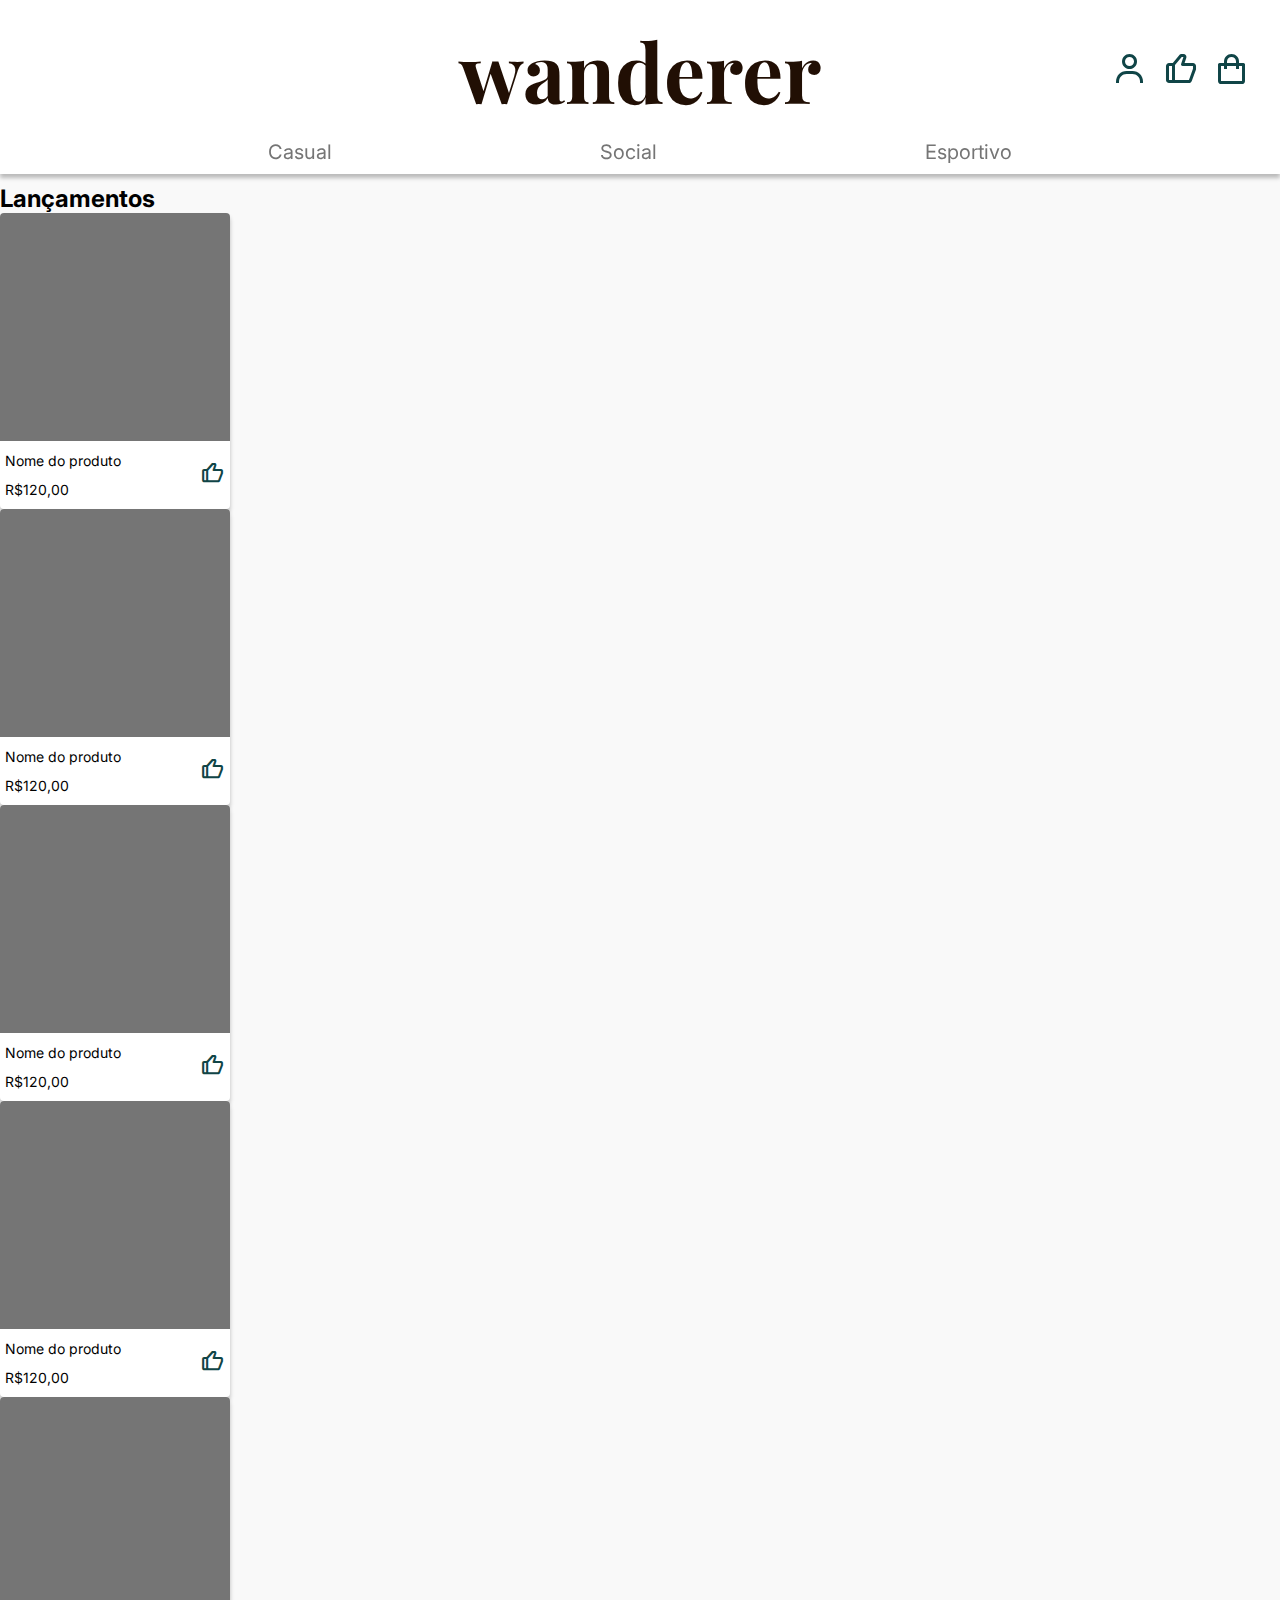
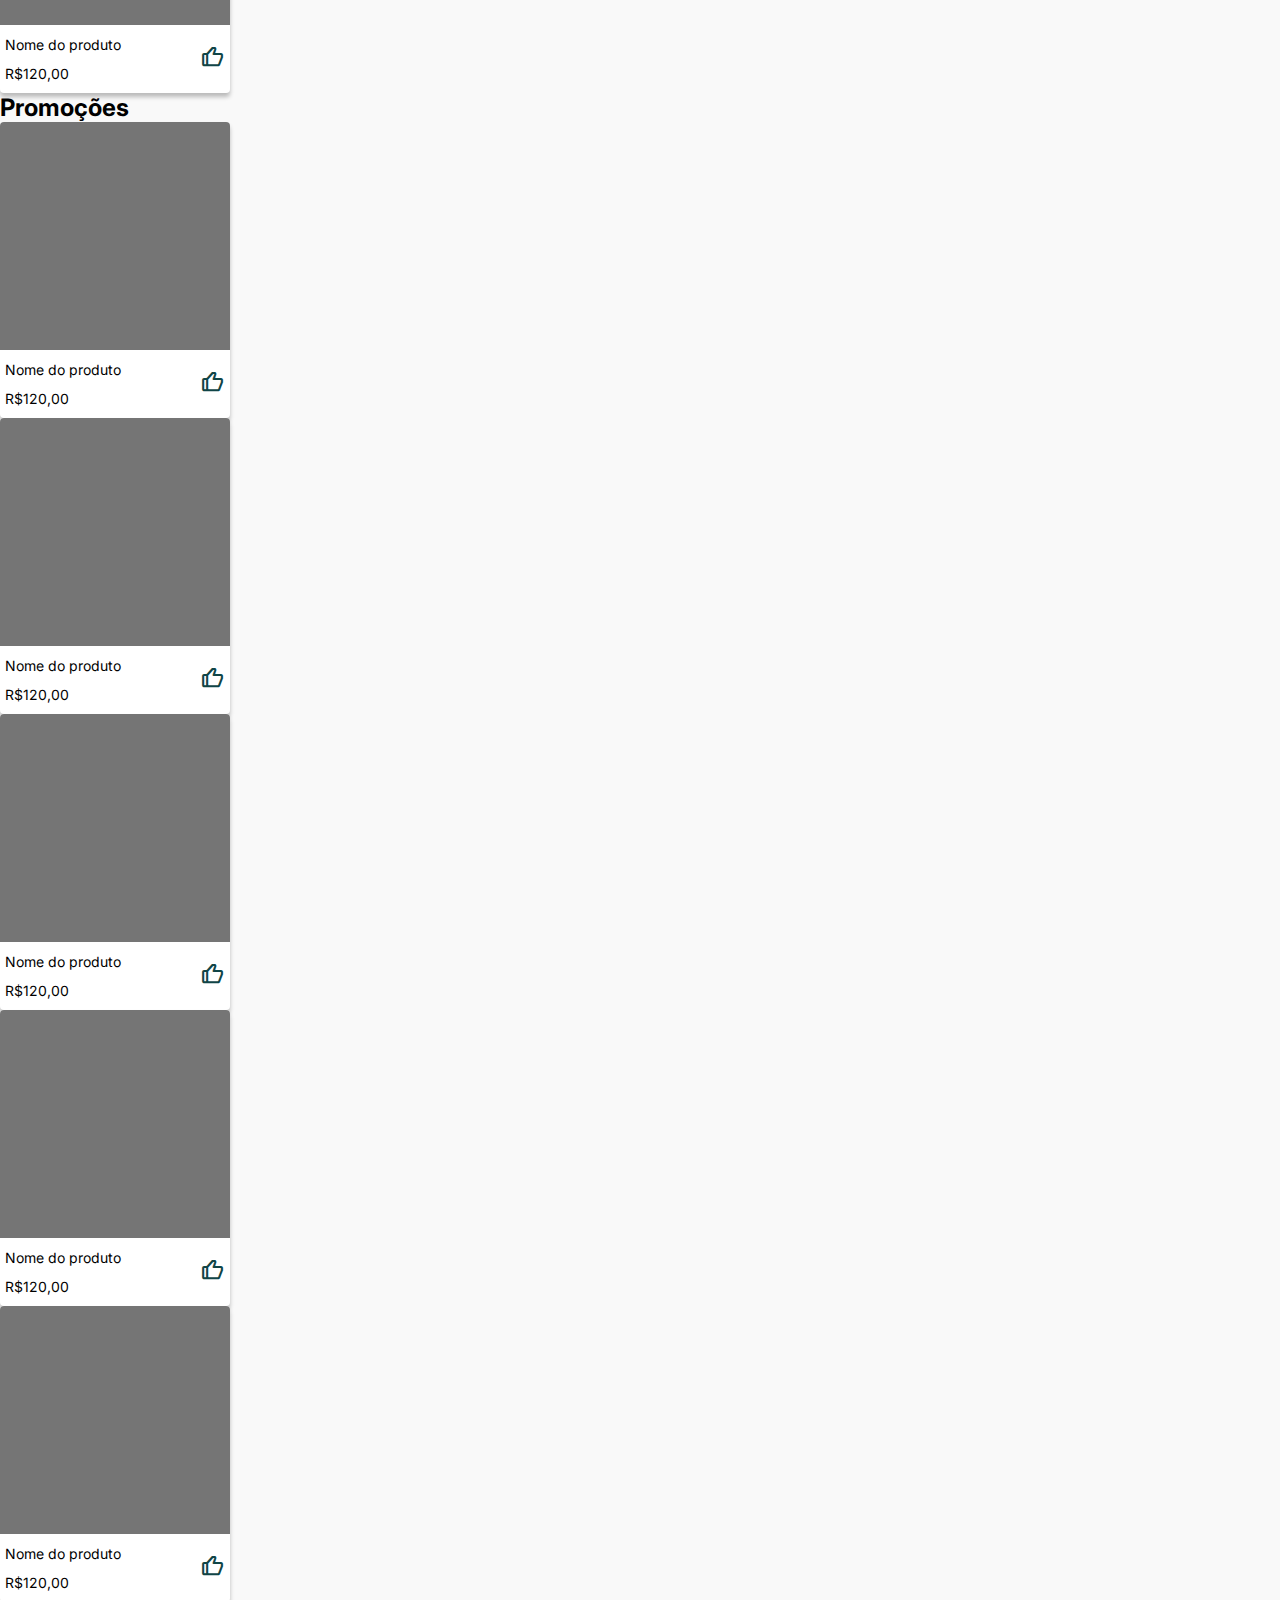
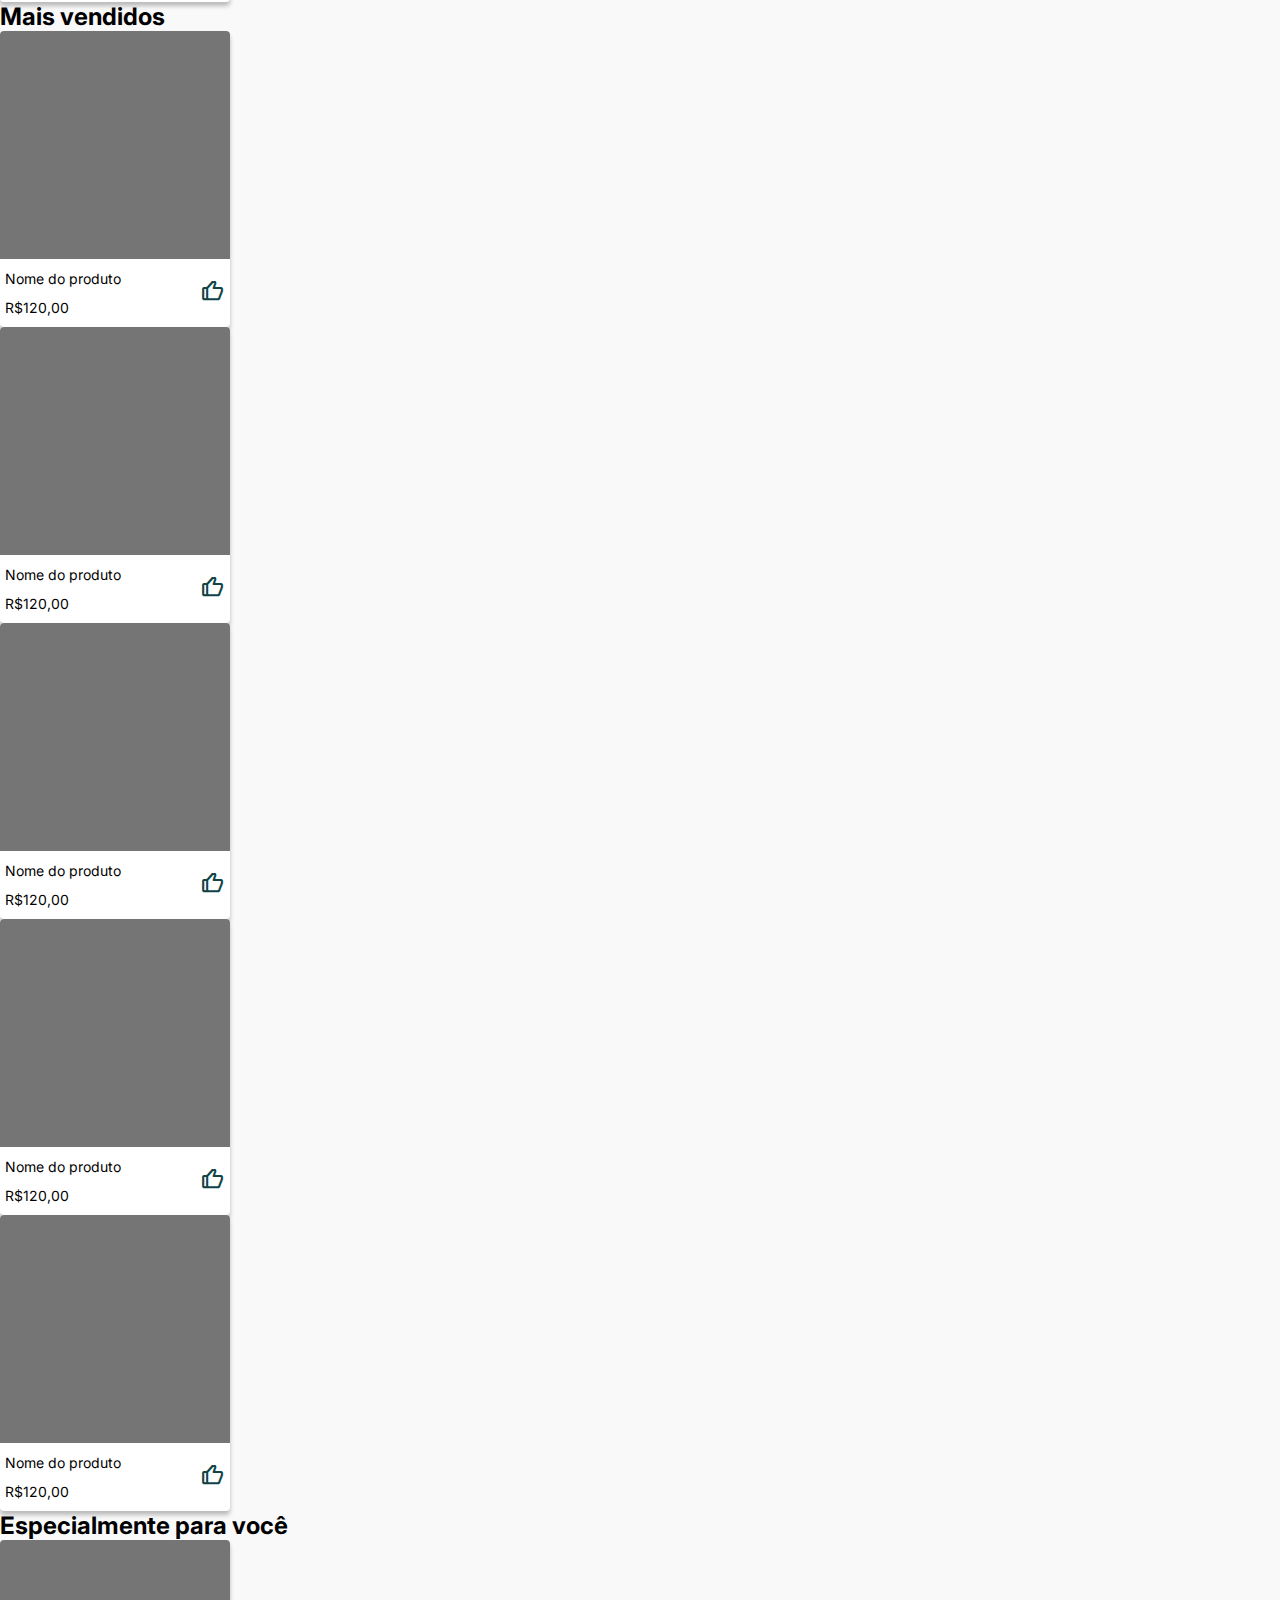
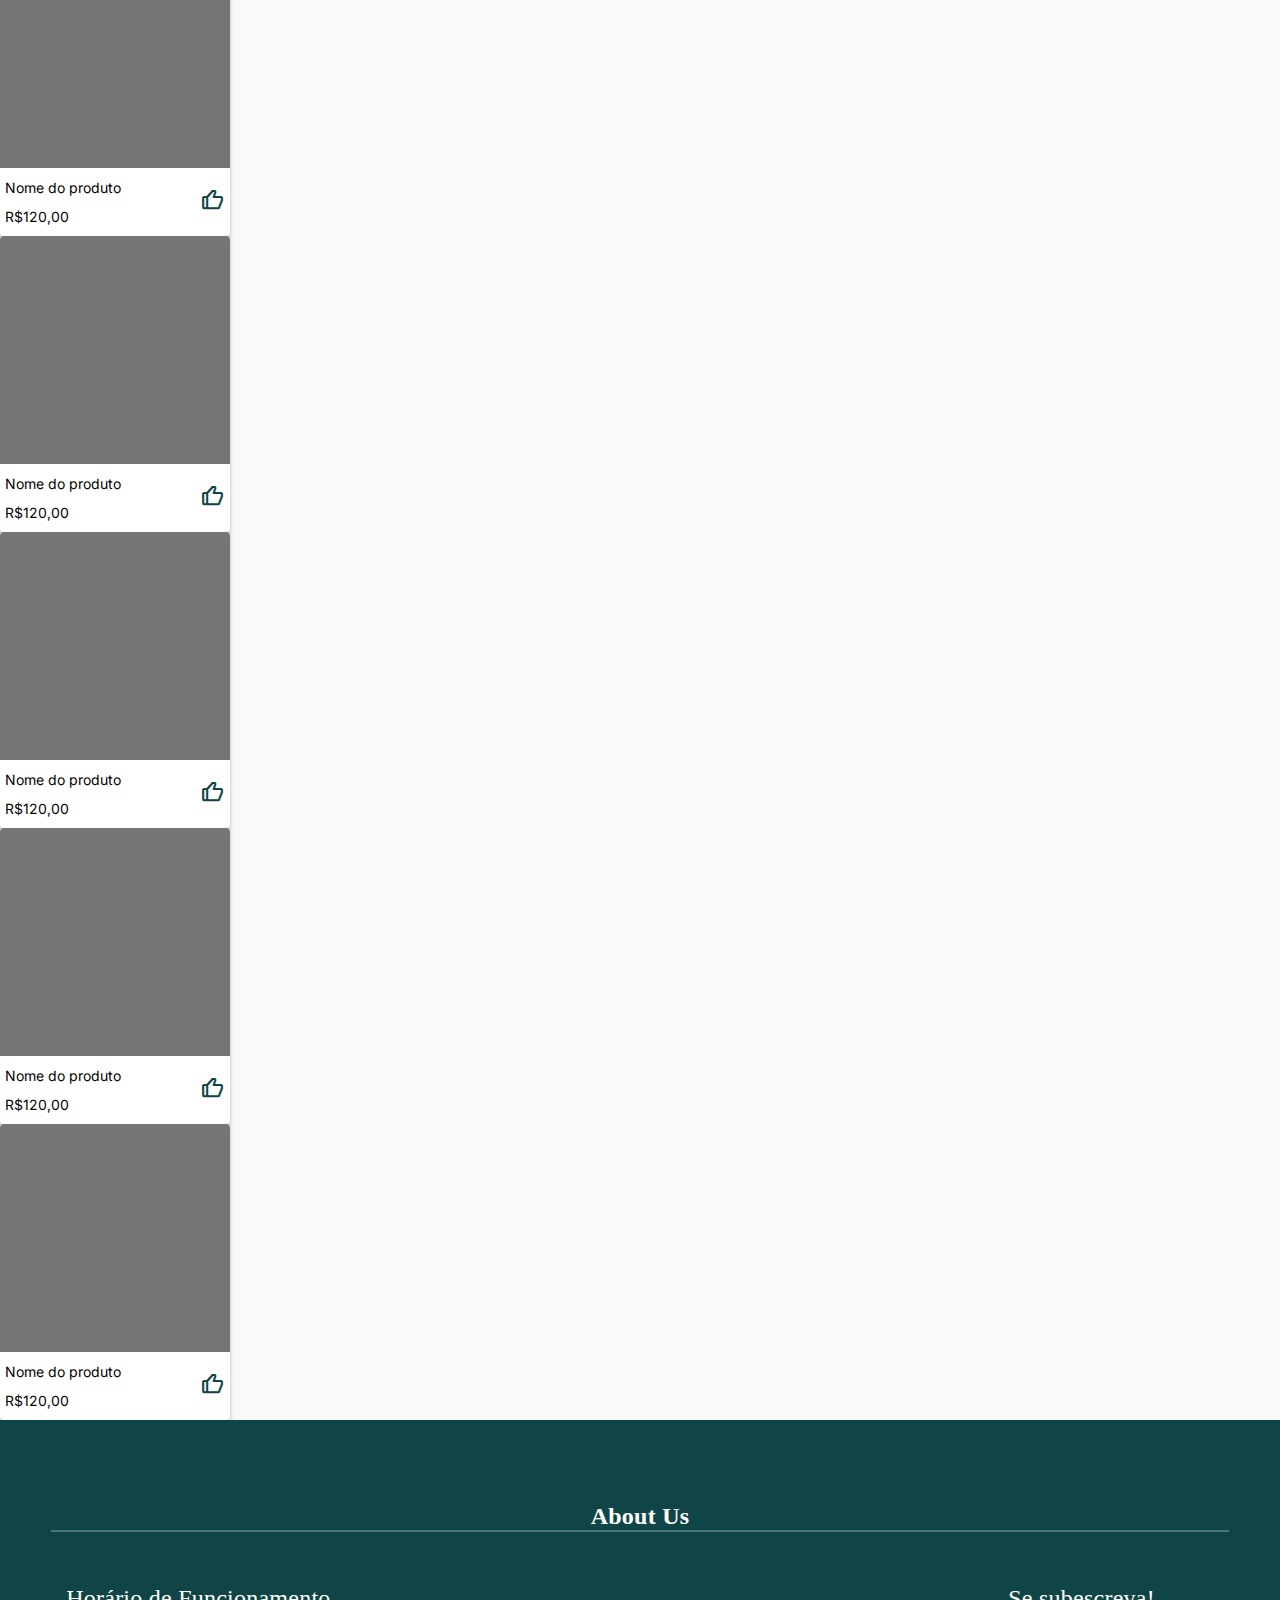
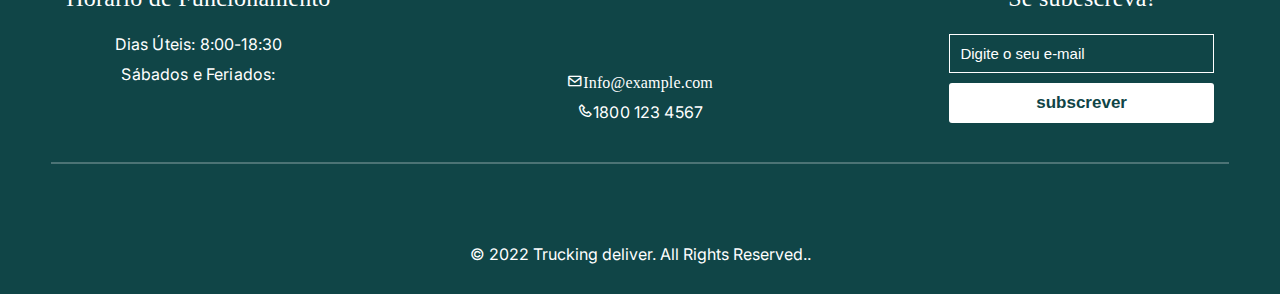
<file: index.html>
<!DOCTYPE html>
<html lang="en">

<head>
  <meta charset="UTF-8">
  <meta http-equiv="X-UA-Compatible" content="IE=edge">
  <meta name="viewport" content="width=device-width, initial-scale=1.0">
  <link rel="stylesheet" href="./style.css">
  <link rel="preconnect" href="https://fonts.googleapis.com">
  <link rel="preconnect" href="https://fonts.gstatic.com" crossorigin>
  <link href="https://fonts.googleapis.com/css2?family=Inter:wght@400;700&family=Playfair+Display&display=swap"
    rel="stylesheet">
  <link href='https://unpkg.com/boxicons@2.1.4/css/boxicons.min.css' rel='stylesheet'>
  <script src="script.js" defer></script>
  <title>Wanderer | Home</title>
</head>

<body>
  <header id="header">
    <div id="header-top">
      <div class="grid-column"></div>
      <h1 onclick={addElement()}>wanderer</h1>
      <div id="menu-container">
        <div id="menu" class="user-options">
          <i class='bx bx-x bx-lg' onclick={toggleMenu()}></i>
          <a href="">
            <i class='bx bx-user bx-md'></i>
            <p>Conta</p>
          </a>

          <a href="">
            <i class='bx bx-like bx-md'></i>
            <p>Favoritos</p>
          </a>

          <a href="">
            <i class='bx bx-shopping-bag bx-md'></i>
            <p>Carrinho</p>
          </a>
        </div>
        <div onclick={toggleMenu()}>
          <i class='bx bx-menu bx-md'></i>
        </div>
      </div>
    </div>

    <nav>
      <ul>
        <li>
          <a href="pages/CasualSection/casualsection.html">Casual</a>
        </li>

        <li>
          <a href="">Social</a>
        </li>

        <li>
          <a href="">Esportivo</a>
        </li>
      </ul>
    </nav>
  </header>

  <main>
    <section>
      <h2>Lançamentos</h2>
      <article>
        <div class="product-card">
          <div class="img"></div>
          <div class="content">
            <div class="info">
              <p class="product-title">Nome do produto</p>
              <p class="product-price">R$120,00</p>
            </div>

            <div class="like">
              <i class='bx bx-like bx-sm'></i>
            </div>
          </div>
        </div>

        <div class="product-card">
          <div class="img"></div>
          <div class="content">
            <div class="info">
              <p class="product-title">Nome do produto</p>
              <p class="product-price">R$120,00</p>
            </div>

            <div class="like">
              <i class='bx bx-like bx-sm'></i>
            </div>
          </div>
        </div>

        <div class="product-card">
          <div class="img"></div>
          <div class="content">
            <div class="info">
              <p class="product-title">Nome do produto</p>
              <p class="product-price">R$120,00</p>
            </div>

            <div class="like">
              <i class='bx bx-like bx-sm'></i>
            </div>
          </div>
        </div>

        <div class="product-card">
          <div class="img"></div>
          <div class="content">
            <div class="info">
              <p class="product-title">Nome do produto</p>
              <p class="product-price">R$120,00</p>
            </div>

            <div class="like">
              <i class='bx bx-like bx-sm'></i>
            </div>
          </div>
        </div>

        <div class="product-card">
          <div class="img"></div>
          <div class="content">
            <div class="info">
              <p class="product-title">Nome do produto</p>
              <p class="product-price">R$120,00</p>
            </div>

            <div class="like">
              <i class='bx bx-like bx-sm'></i>
            </div>
          </div>
        </div>
      </article>
    </section>

    <section>
      <h2>Promoções</h2>
      <article>
        <div class="product-card">
          <div class="img"></div>
          <div class="content">
            <div class="info">
              <p class="product-title">Nome do produto</p>
              <p class="product-price">R$120,00</p>
            </div>

            <div class="like">
              <i class='bx bx-like bx-sm'></i>
            </div>
          </div>
        </div>

        <div class="product-card">
          <div class="img"></div>
          <div class="content">
            <div class="info">
              <p class="product-title">Nome do produto</p>
              <p class="product-price">R$120,00</p>
            </div>

            <div class="like">
              <i class='bx bx-like bx-sm'></i>
            </div>
          </div>
        </div>

        <div class="product-card">
          <div class="img"></div>
          <div class="content">
            <div class="info">
              <p class="product-title">Nome do produto</p>
              <p class="product-price">R$120,00</p>
            </div>

            <div class="like">
              <i class='bx bx-like bx-sm'></i>
            </div>
          </div>
        </div>

        <div class="product-card">
          <div class="img"></div>
          <div class="content">
            <div class="info">
              <p class="product-title">Nome do produto</p>
              <p class="product-price">R$120,00</p>
            </div>

            <div class="like">
              <i class='bx bx-like bx-sm'></i>
            </div>
          </div>
        </div>

        <div class="product-card">
          <div class="img"></div>
          <div class="content">
            <div class="info">
              <p class="product-title">Nome do produto</p>
              <p class="product-price">R$120,00</p>
            </div>

            <div class="like">
              <i class='bx bx-like bx-sm'></i>
            </div>
          </div>
        </div>
      </article>
    </section>

    <section>
      <h2>Mais vendidos</h2>
      <article>
        <div class="product-card">
          <div class="img"></div>
          <div class="content">
            <div class="info">
              <p class="product-title">Nome do produto</p>
              <p class="product-price">R$120,00</p>
            </div>

            <div class="like">
              <i class='bx bx-like bx-sm'></i>
            </div>
          </div>
        </div>

        <div class="product-card">
          <div class="img"></div>
          <div class="content">
            <div class="info">
              <p class="product-title">Nome do produto</p>
              <p class="product-price">R$120,00</p>
            </div>

            <div class="like">
              <i class='bx bx-like bx-sm'></i>
            </div>
          </div>
        </div>

        <div class="product-card">
          <div class="img"></div>
          <div class="content">
            <div class="info">
              <p class="product-title">Nome do produto</p>
              <p class="product-price">R$120,00</p>
            </div>

            <div class="like">
              <i class='bx bx-like bx-sm'></i>
            </div>
          </div>
        </div>

        <div class="product-card">
          <div class="img"></div>
          <div class="content">
            <div class="info">
              <p class="product-title">Nome do produto</p>
              <p class="product-price">R$120,00</p>
            </div>

            <div class="like">
              <i class='bx bx-like bx-sm'></i>
            </div>
          </div>
        </div>

        <div class="product-card">
          <div class="img"></div>
          <div class="content">
            <div class="info">
              <p class="product-title">Nome do produto</p>
              <p class="product-price">R$120,00</p>
            </div>

            <div class="like">
              <i class='bx bx-like bx-sm'></i>
            </div>
          </div>
        </div>
      </article>
    </section>

    <section>
      <h2>Especialmente para você</h2>
      <article>
        <div class="product-card">
          <div class="img"></div>
          <div class="content">
            <div class="info">
              <p class="product-title">Nome do produto</p>
              <p class="product-price">R$120,00</p>
            </div>

            <div class="like">
              <i class='bx bx-like bx-sm'></i>
            </div>
          </div>
        </div>

        <div class="product-card">
          <div class="img"></div>
          <div class="content">
            <div class="info">
              <p class="product-title">Nome do produto</p>
              <p class="product-price">R$120,00</p>
            </div>

            <div class="like">
              <i class='bx bx-like bx-sm'></i>
            </div>
          </div>
        </div>

        <div class="product-card">
          <div class="img"></div>
          <div class="content">
            <div class="info">
              <p class="product-title">Nome do produto</p>
              <p class="product-price">R$120,00</p>
            </div>

            <div class="like">
              <i class='bx bx-like bx-sm'></i>
            </div>
          </div>
        </div>

        <div class="product-card">
          <div class="img"></div>
          <div class="content">
            <div class="info">
              <p class="product-title">Nome do produto</p>
              <p class="product-price">R$120,00</p>
            </div>

            <div class="like">
              <i class='bx bx-like bx-sm'></i>
            </div>
          </div>
        </div>

        <div class="product-card">
          <div class="img"></div>
          <div class="content">
            <div class="info">
              <p class="product-title">Nome do produto</p>
              <p class="product-price">R$120,00</p>
            </div>

            <div class="like">
              <i class='bx bx-like bx-sm'></i>
            </div>
          </div>
        </div>
      </article>
    </section>
  </main>

  <footer>
    <div class="container-footer">
      <div class="spacefooter">
        <a href="./pages/AboutUsFake/aboutus.html">
          <h4>About Us</h4>
        </a>
      </div>
      <div class="linefooter"></div>
      <div class="row-footer">

        <div class="footer-col">
          <h4>Horário de Funcionamento</h4>
          <ul>
            <li>Dias Úteis: 8:00-18:30</li>
            <li>Sábados e Feriados:</li>
          </ul>
        </div>

        <div class="footer-col">
          <ul>
            <li>
              <div class="medias-socias">
                <a href="#"> <i class="fa fa-facebook"></i> </a>
                <a href="#"> <i class="fa fa-instagram"></i> </a>
                <a href="#"> <i class="fa fa-twitter"></i> </a>
                <a href="#"> <i class="fa fa-linkedin"></i> </a>
              </div>
            </li>
            <li><i class='bx bx-envelope'>Info@example.com</i></li>
            <li><i class='bx bx-phone'></i>1800 123 4567</li>
          </ul>
        </div>

        <div class="footer-col">
          <h4>Se subescreva!</h4>
          <div class="form-sub">
            <form>
              <input type="email" placeholder="Digite o seu e-mail" required>
              <button>subscrever</button>
            </form>
          </div>

        </div>

      </div>
      <div class="linefooter"></div>
      <div class="spacefooter">
        <p>© 2022 Trucking deliver. All Rights Reserved.. </p>
      </div>
    </div>
  </footer>

</body>

</html>
</file>
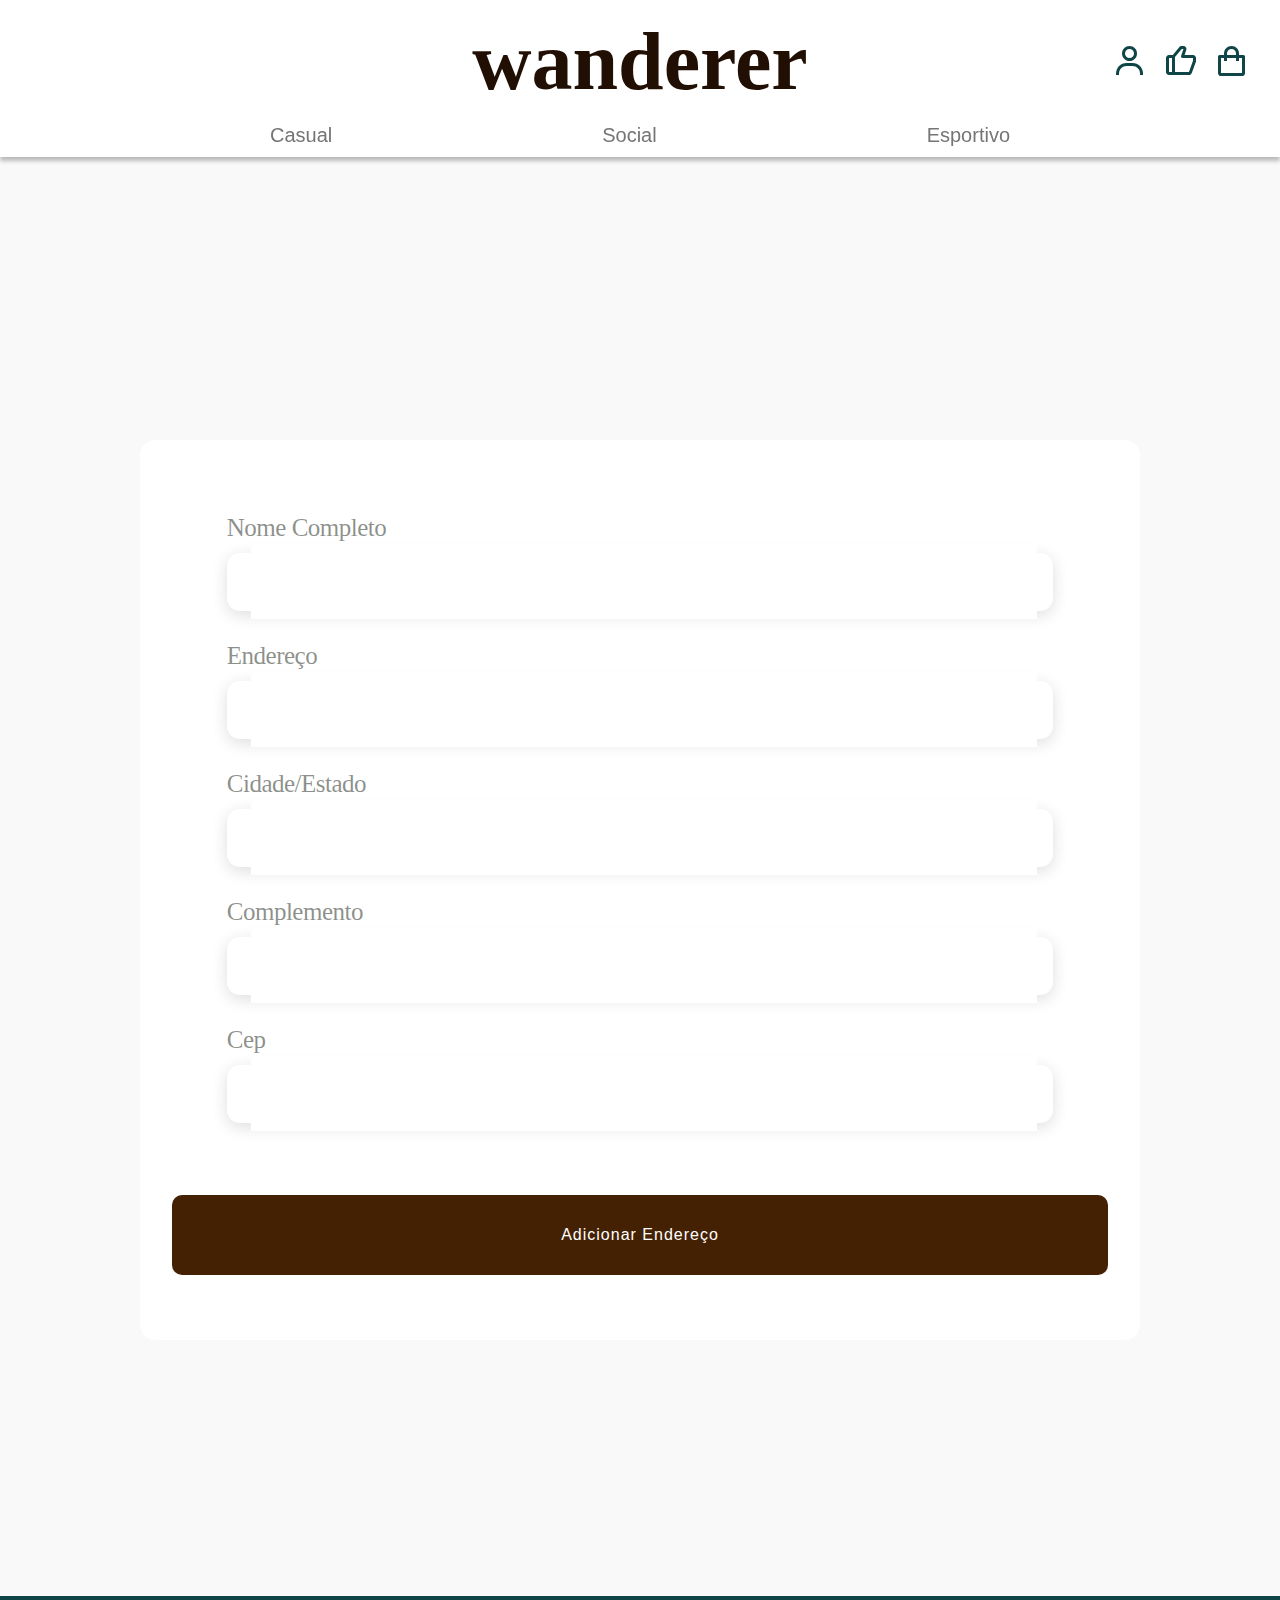
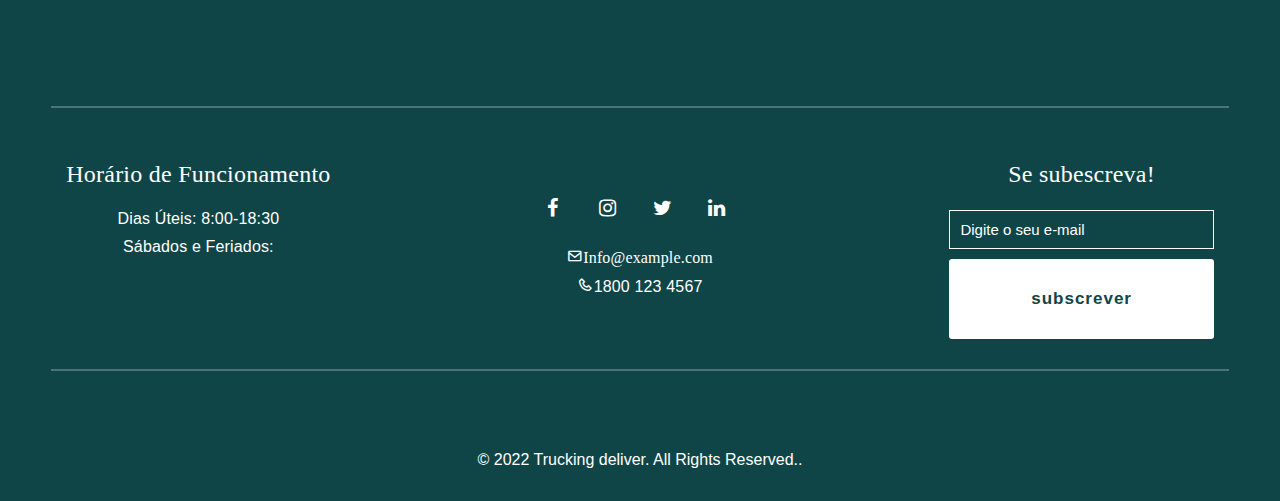
<file: pages/AddAdress/addadress.html>
<!DOCTYPE html>
<html lang="pt-br">

<head>
	<meta charset="UTF-8">
	<meta name="viewport" content="width=device-width, initial-scale=1.0">
	<link rel="stylesheet" href="https://cdnjs.cloudflare.com/ajax/libs/font-awesome/4.7.0/css/font-awesome.min.css">
	<link href='https://unpkg.com/boxicons@2.1.4/css/boxicons.min.css' rel='stylesheet'>
	<link rel="stylesheet" href="addadress.css">
	<title>wanderer | Adicionar endereço</title>
</head>

<body>
	<header id="header">
		<div id="header-top">
			<div class="grid-column"></div>
			<h1 onclick={addElement()}>wanderer</h1>
			<div id="menu-container">
				<div id="menu" class="user-options">
					<i class='bx bx-x bx-lg' onclick={toggleMenu()}></i>
					<a href="../Conta/conta.html">
						<i class='bx bx-user bx-md'></i>
						<p>Conta</p>
					</a>

					<a href="../Favoritos/favoritos.html">
						<i class='bx bx-like bx-md'></i>
						<p>Favoritos</p>
					</a>

					<a href="../CarPage/carrinho.html">
						<i class='bx bx-shopping-bag bx-md'></i>
						<p>Carrinho</p>
					</a>
				</div>
				<div onclick={toggleMenu()}>
					<i class='bx bx-menu bx-md'></i>
				</div>
			</div>
		</div>

		<nav>
			<ul>
				<li>
					<a href="../CasualSection/casualsection.html">Casual</a>
				</li>

				<li>
					<a href="../SocialSection/socialsection.html">Social</a>
				</li>

				<li>
					<a href="../EsportivoSection/esportivosection.html">Esportivo</a>
				</li>
			</ul>
		</nav>
	</header>

	<main>

		<div class="container">
			<div class="boxdetails">
				<div class="boxinformation">
					<p> Nome Completo</p>
					<div class="boxinteracao">
						<label></label><input class="campo_nome" type="text">
					</div>
				</div>
				<div class="boxinformation">
					<p> Endereço </p>
					<div class="boxinteracao">
						<label></label><input class="campo_nome" type="text">
					</div>
				</div>
				<div class="boxinformation">
					<p> Cidade/Estado</p>
					<div class="boxinteracao">
						<label></label><input class="campo_nome" type="text">
					</div>
				</div>
				<div class="boxinformation">
					<p> Complemento</p>
					<div class="boxinteracao">
						<label></label><input class="campo_nome" type="text">
					</div>
				</div>
				<div class="boxinformation">
					<p>Cep</p>
					<div class="boxinteracao">
						<label></label><input class="campo_nome" type="text">
					</div>
				</div>

				<button>Adicionar Endereço</button>
			</div>
		</div>

	</main>


	<footer>
		<div class="container-footer">
			<div class="spacefooter"></div>
			<div class="linefooter"></div>
			<div class="row-footer">

				<div class="footer-col">
					<h4>Horário de Funcionamento</h4>
					<ul>
						<li>Dias Úteis: 8:00-18:30</li>
						<li>Sábados e Feriados:</li>
					</ul>
				</div>

				<div class="footer-col">
					<ul>
						<li>
							<div class="medias-socias">
								<a href="#"> <i class="fa fa-facebook"></i> </a>
								<a href="#"> <i class="fa fa-instagram"></i> </a>
								<a href="#"> <i class="fa fa-twitter"></i> </a>
								<a href="#"> <i class="fa fa-linkedin"></i> </a>
							</div>
						</li>
						<li><i class='bx bx-envelope'>Info@example.com</i></li>
						<li><i class='bx bx-phone'></i>1800 123 4567</li>
					</ul>
				</div>

				<div class="footer-col">
					<h4>Se subescreva!</h4>
					<div class="form-sub">
						<form>
							<input type="email" placeholder="Digite o seu e-mail" required>
							<button>subscrever</button>
						</form>
					</div>

				</div>

			</div>
			<div class="linefooter"></div>
			<div class="spacefooter">
				<p>© 2022 Trucking deliver. All Rights Reserved.. </p>
			</div>
		</div>
	</footer>
</body>

</html>
</file>
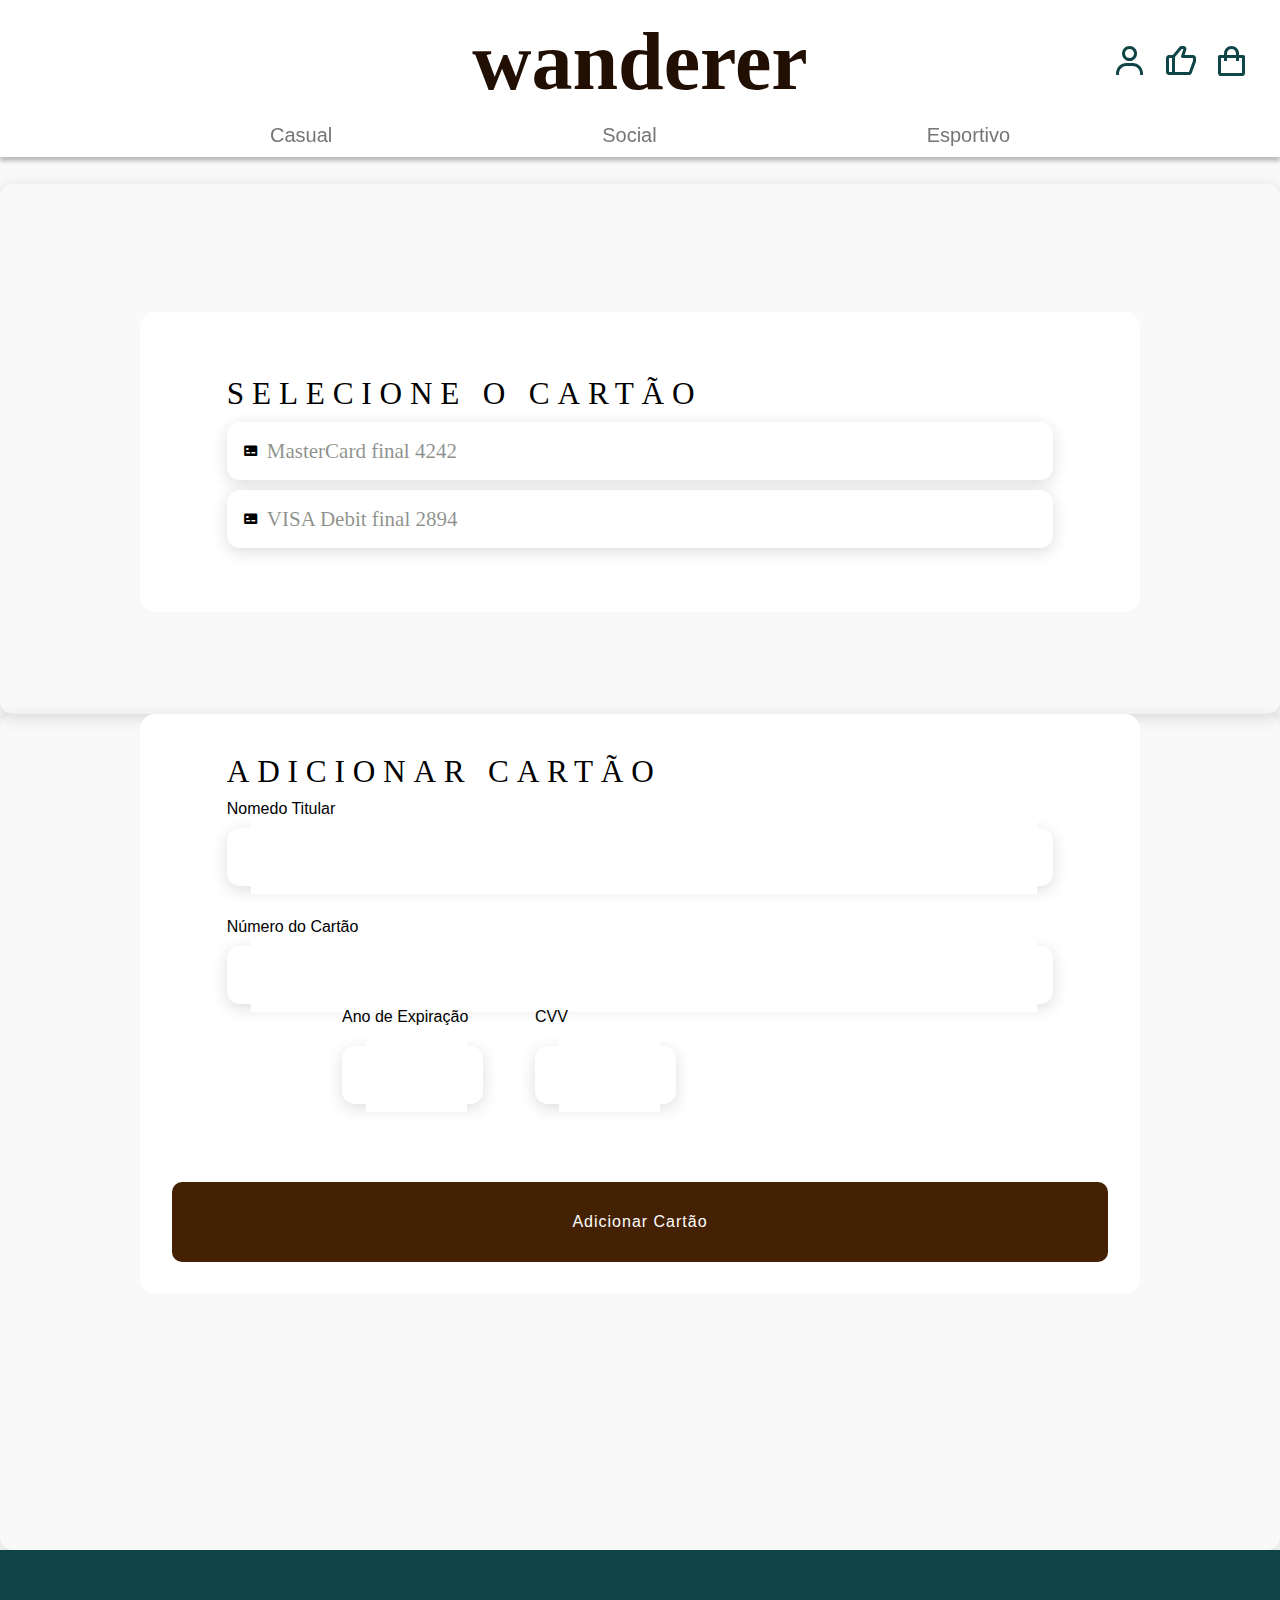
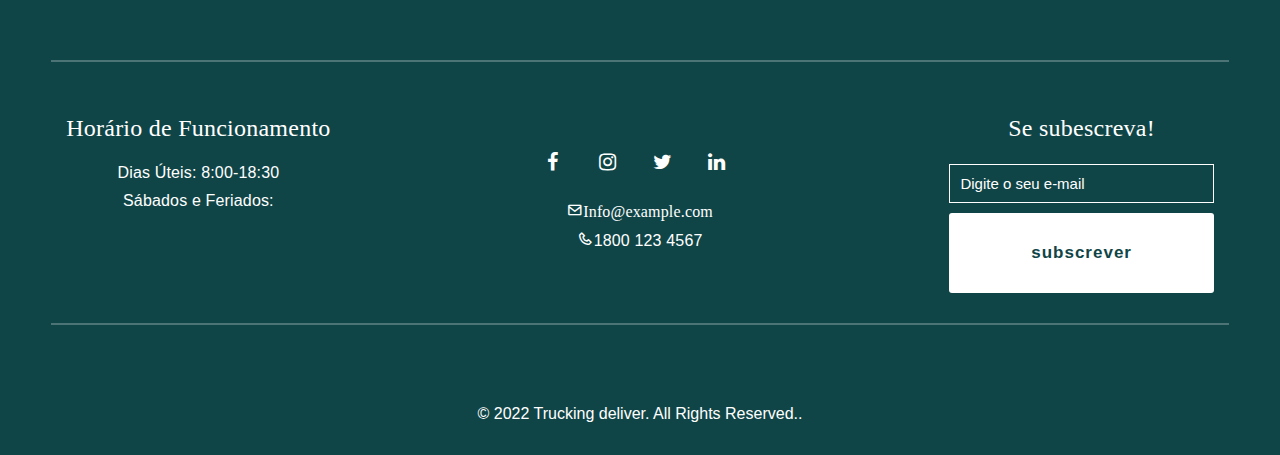
<file: pages/AddCard/addcard.html>
<!DOCTYPE html>
<html lang="pt-br">

<head>
	<meta charset="UTF-8">
	<meta name="viewport" content="width=device-width, initial-scale=1.0">
	<link rel="stylesheet" href="https://cdnjs.cloudflare.com/ajax/libs/font-awesome/4.7.0/css/font-awesome.min.css">
	<link href='https://unpkg.com/boxicons@2.1.4/css/boxicons.min.css' rel='stylesheet'>
	<link rel="stylesheet" href="addcard.css">
	<link href='https://unpkg.com/boxicons@2.1.4/css/boxicons.min.css' rel='stylesheet'>
	<title>wanderer | Adicionar cartão</title>
</head>

<body>
	<header id="header">
		<div id="header-top">
			<div class="grid-column"></div>
			<h1 onclick={addElement()}>wanderer</h1>
			<div id="menu-container">
				<div id="menu" class="user-options">
					<i class='bx bx-x bx-lg' onclick={toggleMenu()}></i>
					<a href="../Conta/conta.html">
						<i class='bx bx-user bx-md'></i>
						<p>Conta</p>
					</a>

					<a href="../Favoritos/favoritos.html">
						<i class='bx bx-like bx-md'></i>
						<p>Favoritos</p>
					</a>

					<a href="../CarPage/carrinho.html">
						<i class='bx bx-shopping-bag bx-md'></i>
						<p>Carrinho</p>
					</a>
				</div>
				<div onclick={toggleMenu()}>
					<i class='bx bx-menu bx-md'></i>
				</div>
			</div>
		</div>

		<nav>
			<ul>
				<li>
					<a href="../CasualSection/casualsection.html">Casual</a>
				</li>

				<li>
					<a href="../SocialSection/socialsection.html">Social</a>
				</li>

				<li>
					<a href="../EsportivoSection/esportivosection.html">Esportivo</a>
				</li>
			</ul>
		</nav>
	</header>

	<main>

		<div class="container">
			<div class="boxdetails2">
				<div class="boxinformation">
					<h3> Selecione o Cartão</h3>
					<div class="boxinteracao">
						<i class='bx bxs-credit-card-front'></i>
						<p>MasterCard final 4242</p>
					</div>
					<div class="boxinteracao">
						<i class='bx bxs-credit-card-front'></i>
						<p>VISA Debit final 2894</p>
					</div>
				</div>
			</div>
		</div>
		<div class="container">
			<div class="boxdetails">
				<div class="boxinformation">
					<h3>Adicionar Cartão</h3>
					<p>Nomedo Titular</p>
					<div class="boxinteracao">
						<label></label><input class="campo_nome" type="text">
					</div>
				</div>
				<div class="boxinformation">
					<p>
						Número do Cartão
					</p>
					<div class="boxinteracao">
						<label></label><input class="campo_nome" type="text">
					</div>
				</div>
				<div class="fresc">
					<div class="chat">
						<p>Ano de Expiração</p>
						<div class="blo">
							<label></label><input class="campo_nome" type="text">
						</div>
					</div>
					<div class="chat">
						<p>CVV</p>
						<div class="blo">
							<label></label><input class="campo_nome" type="text">

						</div>
					</div>
				</div>

				<button>Adicionar Cartão</button>
			</div>
		</div>

	</main>


	<footer>
		<div class="container-footer">
			<div class="spacefooter"></div>
			<div class="linefooter"></div>
			<div class="row-footer">

				<div class="footer-col">
					<h4>Horário de Funcionamento</h4>
					<ul>
						<li>Dias Úteis: 8:00-18:30</li>
						<li>Sábados e Feriados:</li>
					</ul>
				</div>

				<div class="footer-col">
					<ul>
						<li>
							<div class="medias-socias">
								<a href="#"> <i class="fa fa-facebook"></i> </a>
								<a href="#"> <i class="fa fa-instagram"></i> </a>
								<a href="#"> <i class="fa fa-twitter"></i> </a>
								<a href="#"> <i class="fa fa-linkedin"></i> </a>
							</div>
						</li>
						<li><i class='bx bx-envelope'>Info@example.com</i></li>
						<li><i class='bx bx-phone'></i>1800 123 4567</li>
					</ul>
				</div>

				<div class="footer-col">
					<h4>Se subescreva!</h4>
					<div class="form-sub">
						<form>
							<input type="email" placeholder="Digite o seu e-mail" required>
							<button>subscrever</button>
						</form>
					</div>

				</div>

			</div>
			<div class="linefooter"></div>
			<div class="spacefooter">
				<p>© 2022 Trucking deliver. All Rights Reserved.. </p>
			</div>
		</div>
	</footer>
</body>

</html>
</file>
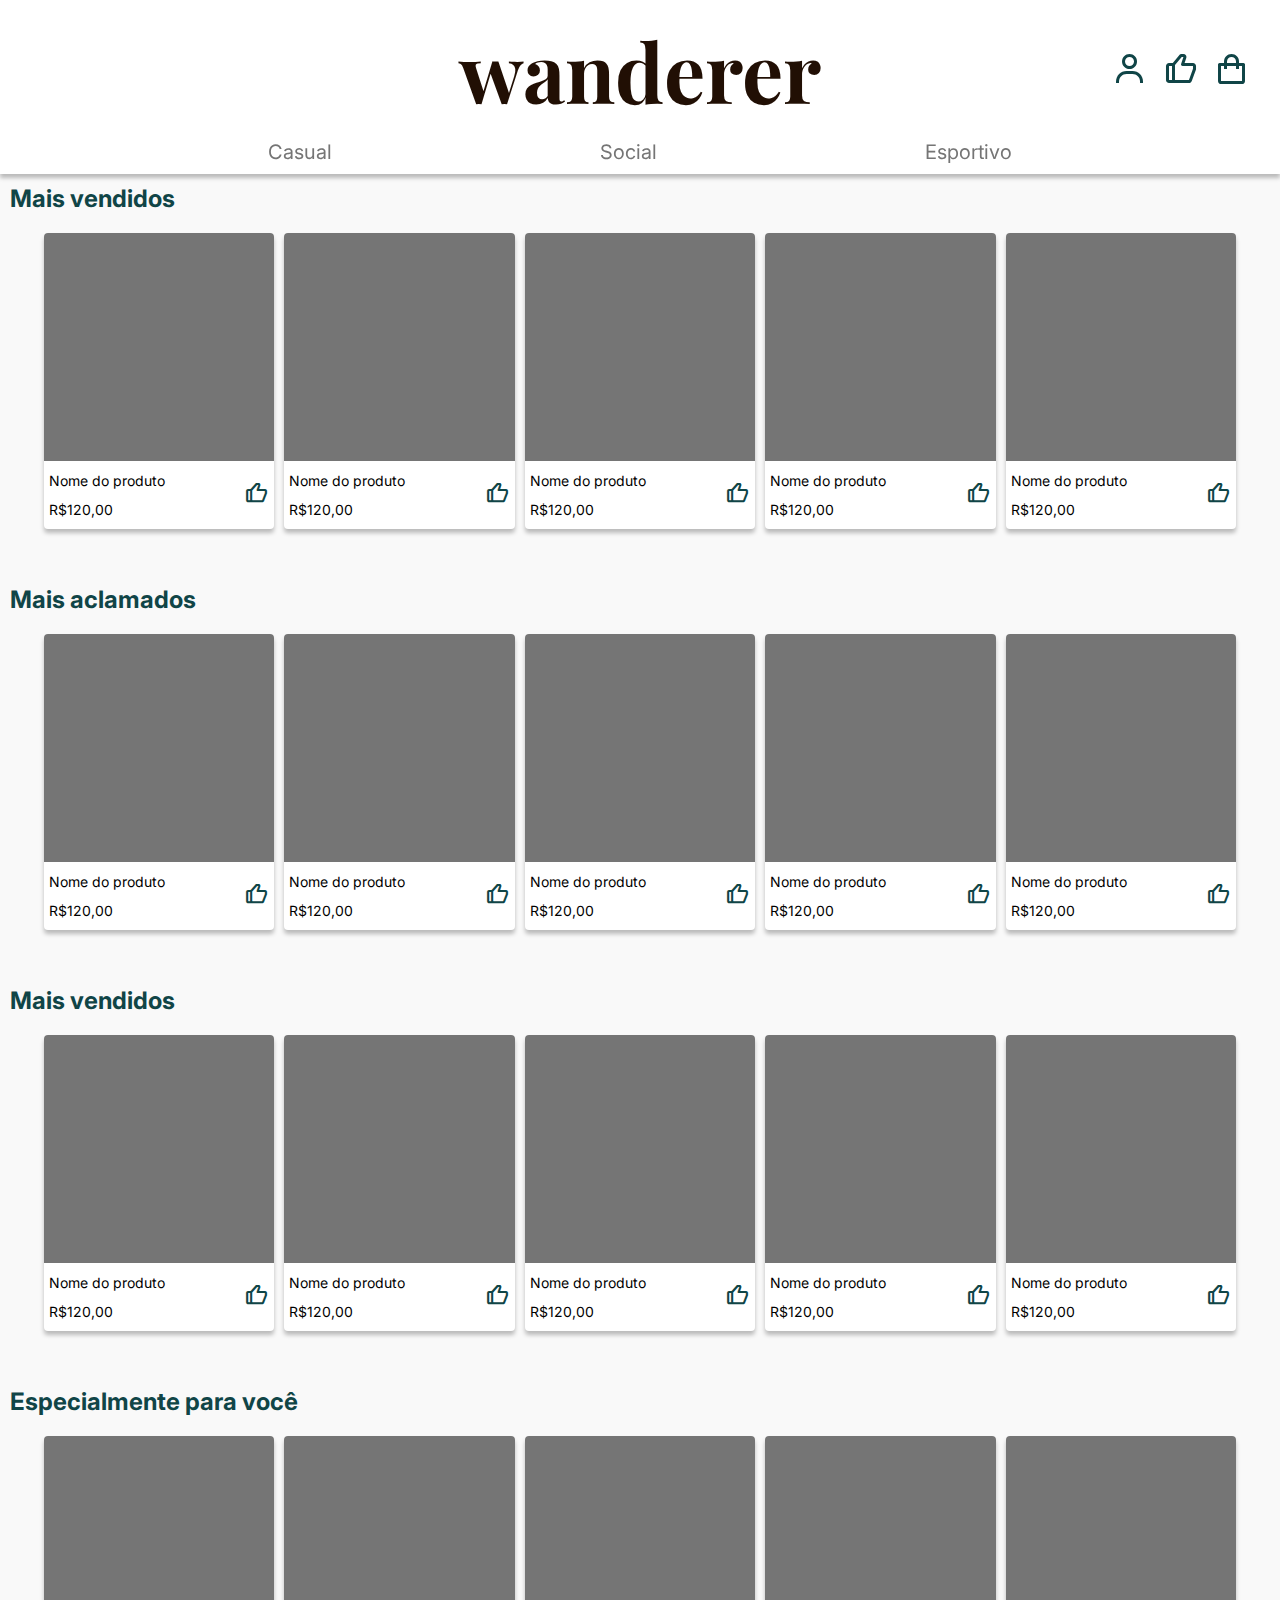
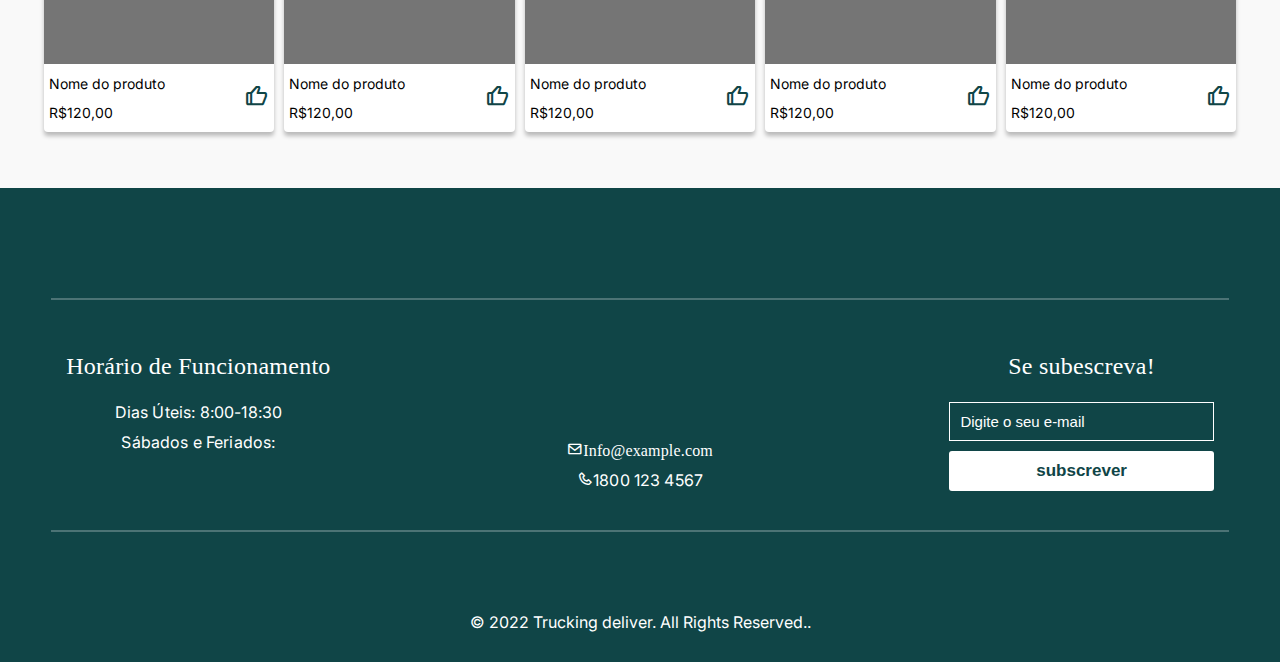
<file: pages/CasualSection/casualsection.html>
<!DOCTYPE html>
<html lang="en">

<head>
  <meta charset="UTF-8">
  <meta http-equiv="X-UA-Compatible" content="IE=edge">
  <meta name="viewport" content="width=device-width, initial-scale=1.0">
  <link rel="stylesheet" href="./casualsection.css">
  <link rel="preconnect" href="https://fonts.googleapis.com">
  <link rel="preconnect" href="https://fonts.gstatic.com" crossorigin>
  <link href="https://fonts.googleapis.com/css2?family=Inter:wght@400;700&family=Playfair+Display&display=swap"
    rel="stylesheet">
  <link href='https://unpkg.com/boxicons@2.1.4/css/boxicons.min.css' rel='stylesheet'>
  <!-- <script src="script.js" defer></script> -->
  <title>Wanderer | Home</title>
</head>

<body>
  <header id="header">
    <div id="header-top">
      <div class="grid-column"></div>
      <h1 onclick={addElement()}>wanderer</h1>
      <div id="menu-container">
        <div id="menu" class="user-options">
          <i class='bx bx-x bx-lg' onclick={toggleMenu()}></i>
          <a href="">
            <i class='bx bx-user bx-md'></i>
            <p>Conta</p>
          </a>

          <a href="">
            <i class='bx bx-like bx-md'></i>
            <p>Favoritos</p>
          </a>

          <a href="">
            <i class='bx bx-shopping-bag bx-md'></i>
            <p>Carrinho</p>
          </a>
        </div>
        <div onclick={toggleMenu()}>
          <i class='bx bx-menu bx-md'></i>
        </div>
      </div>
    </div>

    <nav>
      <ul>
        <li>
          <a href="#">Casual</a>
        </li>

        <li>
          <a href="">Social</a>
        </li>

        <li>
          <a href="">Esportivo</a>
        </li>
      </ul>
    </nav>
  </header>

  <main>
    <section>
      <h2>Mais vendidos</h2>
      <article>
        <div class="product-card">
          <div class="img"></div>
          <div class="content">
            <div class="info">
              <p class="product-title">Nome do produto</p>
              <p class="product-price">R$120,00</p>
            </div>

            <div class="like">
              <i class='bx bx-like bx-sm'></i>
            </div>
          </div>
        </div>

        <div class="product-card">
          <div class="img"></div>
          <div class="content">
            <div class="info">
              <p class="product-title">Nome do produto</p>
              <p class="product-price">R$120,00</p>
            </div>

            <div class="like">
              <i class='bx bx-like bx-sm'></i>
            </div>
          </div>
        </div>

        <div class="product-card">
          <div class="img"></div>
          <div class="content">
            <div class="info">
              <p class="product-title">Nome do produto</p>
              <p class="product-price">R$120,00</p>
            </div>

            <div class="like">
              <i class='bx bx-like bx-sm'></i>
            </div>
          </div>
        </div>

        <div class="product-card">
          <div class="img"></div>
          <div class="content">
            <div class="info">
              <p class="product-title">Nome do produto</p>
              <p class="product-price">R$120,00</p>
            </div>

            <div class="like">
              <i class='bx bx-like bx-sm'></i>
            </div>
          </div>
        </div>

        <div class="product-card">
          <div class="img"></div>
          <div class="content">
            <div class="info">
              <p class="product-title">Nome do produto</p>
              <p class="product-price">R$120,00</p>
            </div>

            <div class="like">
              <i class='bx bx-like bx-sm'></i>
            </div>
          </div>
        </div>
      </article>
    </section>

    <section>
      <h2>Mais aclamados</h2>
      <article>
        <div class="product-card">
          <div class="img"></div>
          <div class="content">
            <div class="info">
              <p class="product-title">Nome do produto</p>
              <p class="product-price">R$120,00</p>
            </div>

            <div class="like">
              <i class='bx bx-like bx-sm'></i>
            </div>
          </div>
        </div>

        <div class="product-card">
          <div class="img"></div>
          <div class="content">
            <div class="info">
              <p class="product-title">Nome do produto</p>
              <p class="product-price">R$120,00</p>
            </div>

            <div class="like">
              <i class='bx bx-like bx-sm'></i>
            </div>
          </div>
        </div>

        <div class="product-card">
          <div class="img"></div>
          <div class="content">
            <div class="info">
              <p class="product-title">Nome do produto</p>
              <p class="product-price">R$120,00</p>
            </div>

            <div class="like">
              <i class='bx bx-like bx-sm'></i>
            </div>
          </div>
        </div>

        <div class="product-card">
          <div class="img"></div>
          <div class="content">
            <div class="info">
              <p class="product-title">Nome do produto</p>
              <p class="product-price">R$120,00</p>
            </div>

            <div class="like">
              <i class='bx bx-like bx-sm'></i>
            </div>
          </div>
        </div>

        <div class="product-card">
          <div class="img"></div>
          <div class="content">
            <div class="info">
              <p class="product-title">Nome do produto</p>
              <p class="product-price">R$120,00</p>
            </div>

            <div class="like">
              <i class='bx bx-like bx-sm'></i>
            </div>
          </div>
        </div>
      </article>
    </section>

    <section>
      <h2>Mais vendidos</h2>
      <article>
        <div class="product-card">
          <div class="img"></div>
          <div class="content">
            <div class="info">
              <p class="product-title">Nome do produto</p>
              <p class="product-price">R$120,00</p>
            </div>

            <div class="like">
              <i class='bx bx-like bx-sm'></i>
            </div>
          </div>
        </div>

        <div class="product-card">
          <div class="img"></div>
          <div class="content">
            <div class="info">
              <p class="product-title">Nome do produto</p>
              <p class="product-price">R$120,00</p>
            </div>

            <div class="like">
              <i class='bx bx-like bx-sm'></i>
            </div>
          </div>
        </div>

        <div class="product-card">
          <div class="img"></div>
          <div class="content">
            <div class="info">
              <p class="product-title">Nome do produto</p>
              <p class="product-price">R$120,00</p>
            </div>

            <div class="like">
              <i class='bx bx-like bx-sm'></i>
            </div>
          </div>
        </div>

        <div class="product-card">
          <div class="img"></div>
          <div class="content">
            <div class="info">
              <p class="product-title">Nome do produto</p>
              <p class="product-price">R$120,00</p>
            </div>

            <div class="like">
              <i class='bx bx-like bx-sm'></i>
            </div>
          </div>
        </div>

        <div class="product-card">
          <div class="img"></div>
          <div class="content">
            <div class="info">
              <p class="product-title">Nome do produto</p>
              <p class="product-price">R$120,00</p>
            </div>

            <div class="like">
              <i class='bx bx-like bx-sm'></i>
            </div>
          </div>
        </div>
      </article>
    </section>

    <section>
      <h2>Especialmente para você</h2>
      <article>
        <div class="product-card">
          <div class="img"></div>
          <div class="content">
            <div class="info">
              <p class="product-title">Nome do produto</p>
              <p class="product-price">R$120,00</p>
            </div>

            <div class="like">
              <i class='bx bx-like bx-sm'></i>
            </div>
          </div>
        </div>

        <div class="product-card">
          <div class="img"></div>
          <div class="content">
            <div class="info">
              <p class="product-title">Nome do produto</p>
              <p class="product-price">R$120,00</p>
            </div>

            <div class="like">
              <i class='bx bx-like bx-sm'></i>
            </div>
          </div>
        </div>

        <div class="product-card">
          <div class="img"></div>
          <div class="content">
            <div class="info">
              <p class="product-title">Nome do produto</p>
              <p class="product-price">R$120,00</p>
            </div>

            <div class="like">
              <i class='bx bx-like bx-sm'></i>
            </div>
          </div>
        </div>

        <div class="product-card">
          <div class="img"></div>
          <div class="content">
            <div class="info">
              <p class="product-title">Nome do produto</p>
              <p class="product-price">R$120,00</p>
            </div>

            <div class="like">
              <i class='bx bx-like bx-sm'></i>
            </div>
          </div>
        </div>

        <div class="product-card">
          <div class="img"></div>
          <div class="content">
            <div class="info">
              <p class="product-title">Nome do produto</p>
              <p class="product-price">R$120,00</p>
            </div>

            <div class="like">
              <i class='bx bx-like bx-sm'></i>
            </div>
          </div>
        </div>
      </article>
    </section>
  </main>

  <footer>
    <div class="container-footer">
      <div class="spacefooter"></div>
      <div class="linefooter"></div>
      <div class="row-footer">

        <div class="footer-col">
          <h4>Horário de Funcionamento</h4>
          <ul>
            <li>Dias Úteis: 8:00-18:30</li>
            <li>Sábados e Feriados:</li>
          </ul>
        </div>

        <div class="footer-col">
          <ul>
            <li>
              <div class="medias-socias">
                <a href="#"> <i class="fa fa-facebook"></i> </a>
                <a href="#"> <i class="fa fa-instagram"></i> </a>
                <a href="#"> <i class="fa fa-twitter"></i> </a>
                <a href="#"> <i class="fa fa-linkedin"></i> </a>
              </div>
            </li>
            <li><i class='bx bx-envelope'>Info@example.com</i></li>
            <li><i class='bx bx-phone'></i>1800 123 4567</li>
          </ul>
        </div>

        <div class="footer-col">
          <h4>Se subescreva!</h4>
          <div class="form-sub">
            <form>
              <input type="email" placeholder="Digite o seu e-mail" required>
              <button>subscrever</button>
            </form>
          </div>

        </div>

      </div>
      <div class="linefooter"></div>
      <div class="spacefooter">
        <p>© 2022 Trucking deliver. All Rights Reserved.. </p>
      </div>
    </div>
  </footer>

</body>

</html>
</file>
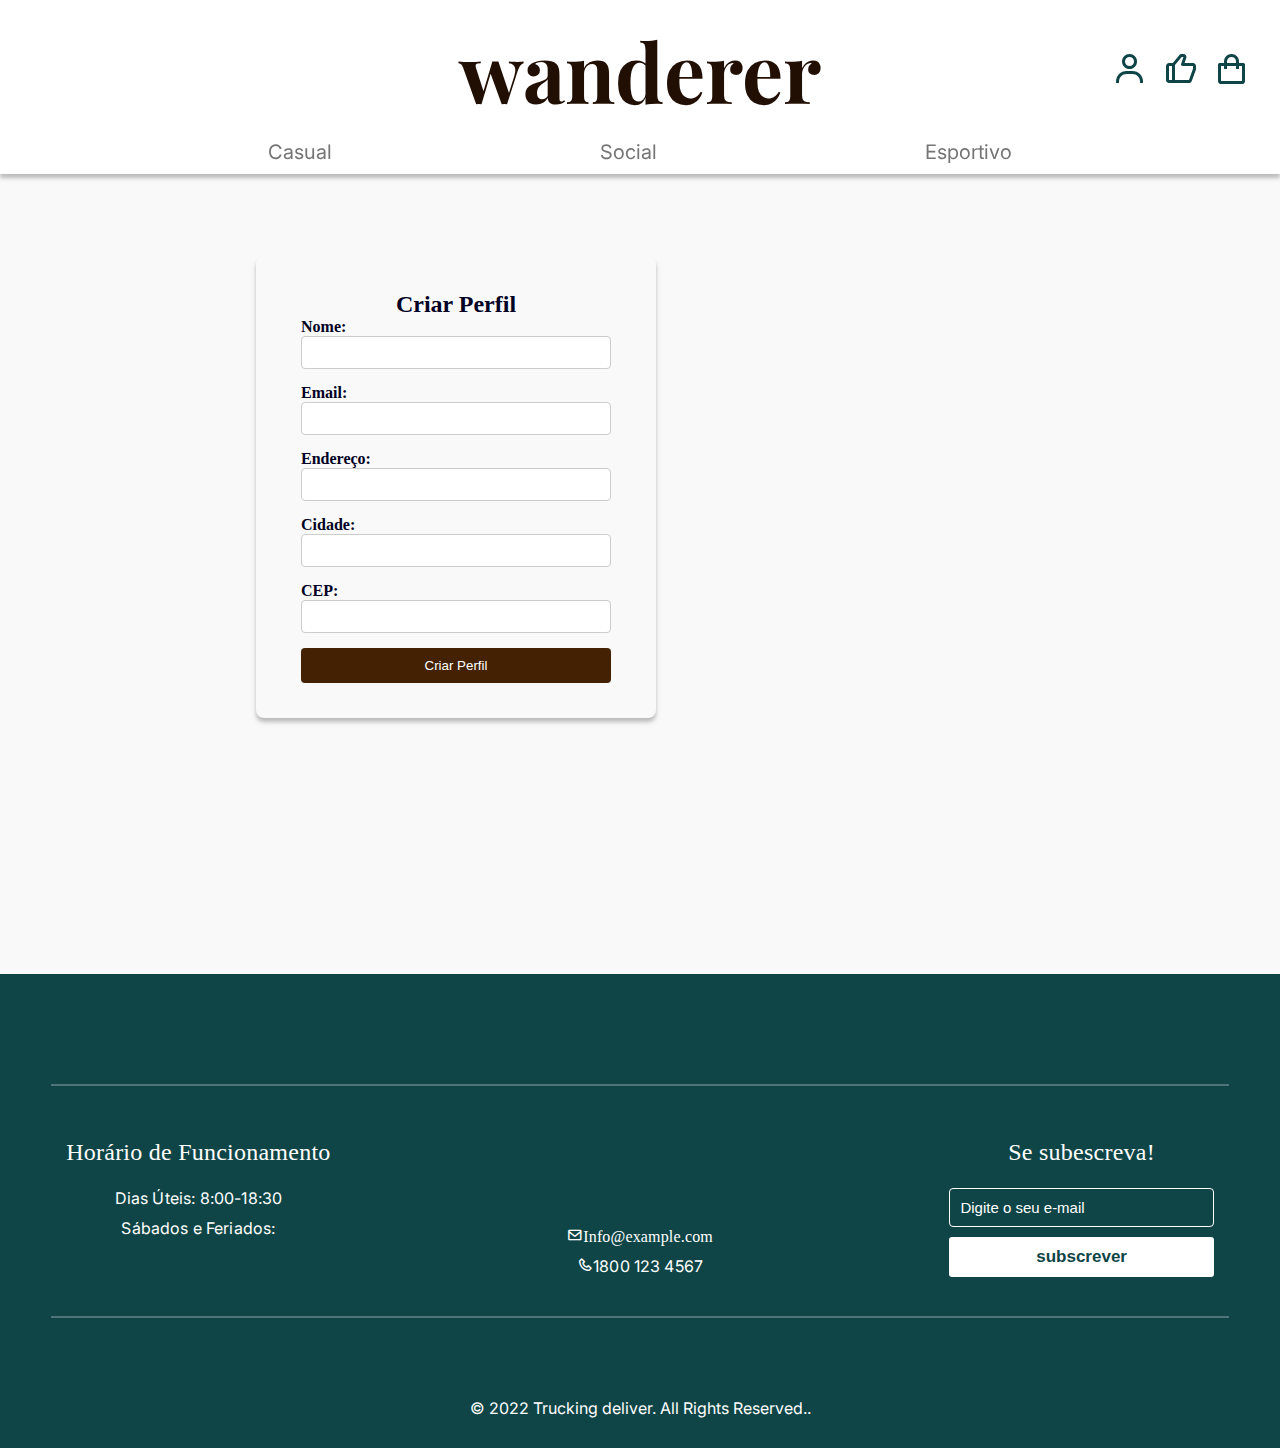
<file: pages/Conta/conta.html>
<!DOCTYPE html>
<html>

<head>
  <title>Criar Perfil</title>
  <link rel="stylesheet" type="text/css" href="conta.css">
  <link rel="preconnect" href="https://fonts.googleapis.com">
  <link rel="preconnect" href="https://fonts.gstatic.com" crossorigin>
  <link href="https://fonts.googleapis.com/css2?family=Inter:wght@400;700&family=Playfair+Display&display=swap"
    rel="stylesheet">
  <link href='https://unpkg.com/boxicons@2.1.4/css/boxicons.min.css' rel='stylesheet'>
  <script src="../../script.js" defer></script>
</head>

<body>
  <header id="header">
    <div id="header-top">
      <div class="grid-column"></div>
      <h1 onclick={addElement()}>wanderer</h1>
      <div id="menu-container">
        <div id="menu" class="user-options">
          <i class='bx bx-x bx-lg' onclick={toggleMenu()}></i>
          <a href="../Conta/conta.html">
            <i class='bx bx-user bx-md'></i>
            <p>Conta</p>
          </a>

          <a href="../Favoritos/favoritos.html">
            <i class='bx bx-like bx-md'></i>
            <p>Favoritos</p>
          </a>

          <a href="../CarPage/carrinho.html">
            <i class='bx bx-shopping-bag bx-md'></i>
            <p>Carrinho</p>
          </a>
        </div>
        <div onclick={toggleMenu()}>
          <i class='bx bx-menu bx-md'></i>
        </div>
      </div>
    </div>

    <nav>
      <ul>
        <li>
          <a href="../CasualSection/casualsection.html">Casual</a>
        </li>

        <li>
          <a href="../SocialSection/socialsection.html">Social</a>
        </li>

        <li>
          <a href="../EsportivoSection/esportivosection.html">Esportivo</a>
        </li>
      </ul>
    </nav>
  </header>

  <main>
    <div class="container">
      <h2>Criar Perfil</h2>
      <form>
        <div class="form-group">
          <label for="nome">Nome:</label>
          <input type="text" id="nome" name="nome" required>
        </div>
        <div class="form-group">
          <label for="email">Email:</label>
          <input type="email" id="email" name="email" required>
        </div>
        <div class="form-group">
          <label for="idade">Endereço:</label>
          <input type="number" id="idade" name="idade" required>
        </div>

        <div class="form-group">
          <label for="cidade">Cidade:</label>
          <input type="text" id="cidade" name="cidade" required>
        </div>
        <div class="form-group">
          <label for="cidade">CEP:</label>
          <input type="text" id="cidade" name="cidade" required>
        </div>
        <button type="submit">Criar Perfil</button>
      </form>
    </div>
  </main>
  <footer>
    <div class="container-footer">
      <div class="spacefooter"></div>
      <div class="linefooter"></div>
      <div class="row-footer">

        <div class="footer-col">
          <h4>Horário de Funcionamento</h4>
          <ul>
            <li>Dias Úteis: 8:00-18:30</li>
            <li>Sábados e Feriados:</li>
          </ul>
        </div>

        <div class="footer-col">
          <ul>
            <li>
              <div class="medias-socias">
                <a href="#"> <i class="fa fa-facebook"></i> </a>
                <a href="#"> <i class="fa fa-instagram"></i> </a>
                <a href="#"> <i class="fa fa-twitter"></i> </a>
                <a href="#"> <i class="fa fa-linkedin"></i> </a>
              </div>
            </li>
            <li><i class='bx bx-envelope'>Info@example.com</i></li>
            <li><i class='bx bx-phone'></i>1800 123 4567</li>
          </ul>
        </div>

        <div class="footer-col">
          <h4>Se subescreva!</h4>
          <div class="form-sub">
            <form>
              <input type="email" placeholder="Digite o seu e-mail" required>
              <button>subscrever</button>
            </form>
          </div>

        </div>

      </div>
      <div class="linefooter"></div>
      <div class="spacefooter">
        <p>© 2022 Trucking deliver. All Rights Reserved.. </p>
      </div>
    </div>
  </footer>
</body>

</html>
</file>
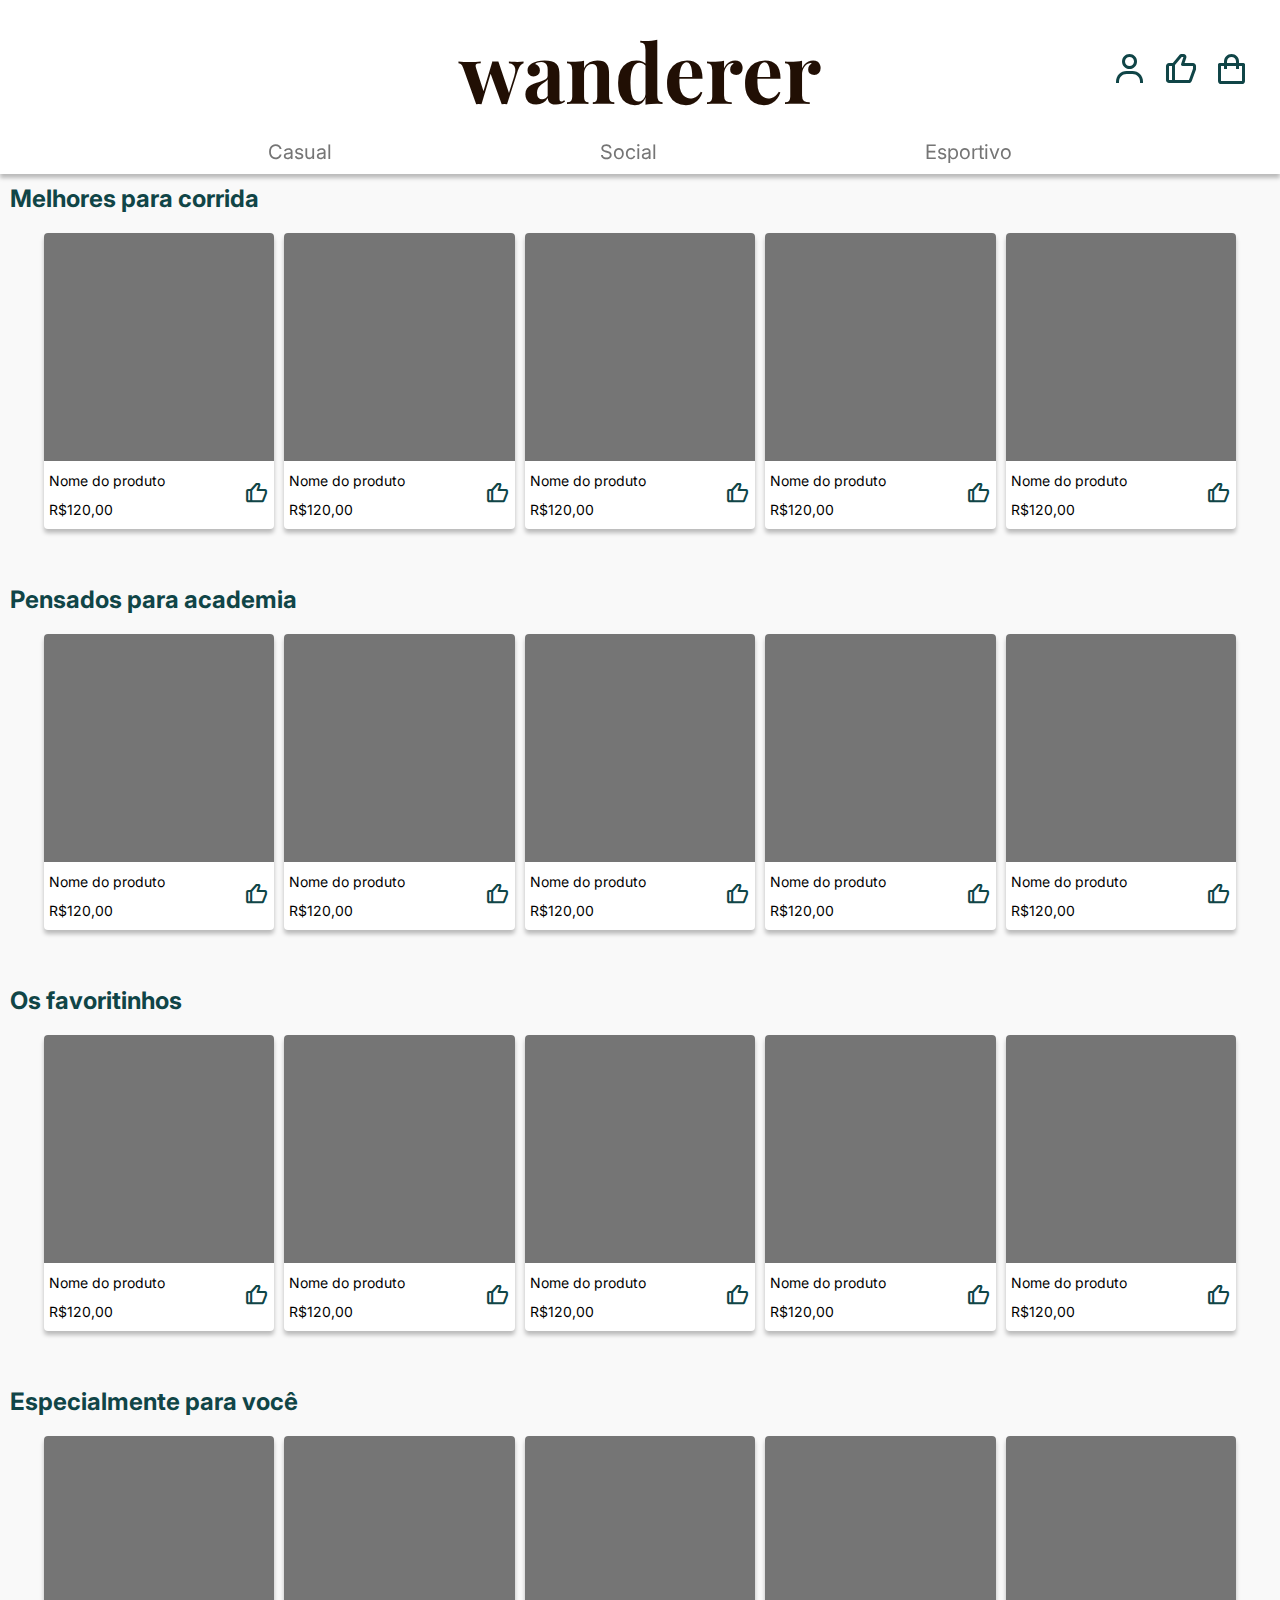
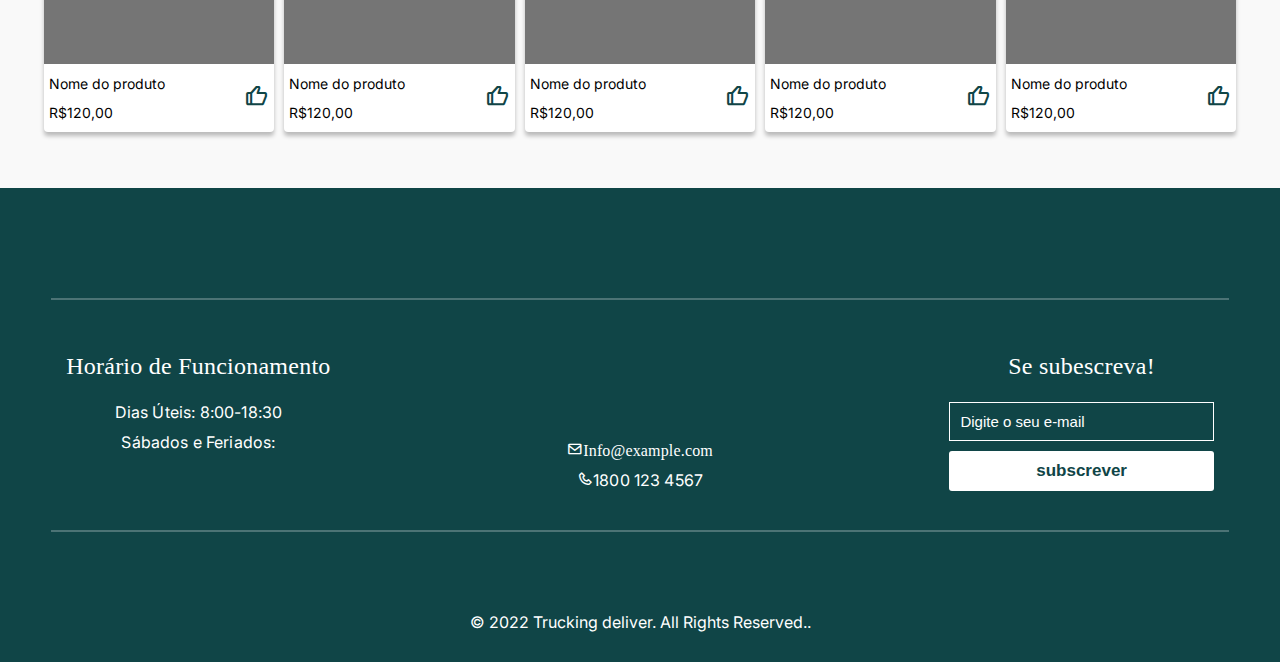
<file: pages/EsportivoSection/esportivosection.html>
<!DOCTYPE html>
<html lang="en">

<head>
  <meta charset="UTF-8">
  <meta http-equiv="X-UA-Compatible" content="IE=edge">
  <meta name="viewport" content="width=device-width, initial-scale=1.0">
  <link rel="stylesheet" href="./esportivosection.css ">
  <link rel="preconnect" href="https://fonts.googleapis.com">
  <link rel="preconnect" href="https://fonts.gstatic.com" crossorigin>
  <link href="https://fonts.googleapis.com/css2?family=Inter:wght@400;700&family=Playfair+Display&display=swap"
    rel="stylesheet">
  <link href='https://unpkg.com/boxicons@2.1.4/css/boxicons.min.css' rel='stylesheet'>
  <script src="../../script.js" defer></script>
  <title>Wanderer | Home</title>
</head>

<body>
  <header id="header">
    <div id="header-top">
      <div class="grid-column"></div>
      <h1 onclick={addElement()}>wanderer</h1>
      <div id="menu-container">
        <div id="menu" class="user-options">
          <i class='bx bx-x bx-lg' onclick={toggleMenu()}></i>
          <a href="../Conta/conta.html">
            <i class='bx bx-user bx-md'></i>
            <p>Conta</p>
          </a>

          <a href="../Favoritos/favoritos.html">
            <i class='bx bx-like bx-md'></i>
            <p>Favoritos</p>
          </a>

          <a href="../CarPage/carrinho.html">
            <i class='bx bx-shopping-bag bx-md'></i>
            <p>Carrinho</p>
          </a>
        </div>
        <div onclick={toggleMenu()}>
          <i class='bx bx-menu bx-md'></i>
        </div>
      </div>
    </div>

    <nav>
      <ul>
        <li>
          <a href="../CasualSection/casualsection.html">Casual</a>
        </li>

        <li>
          <a href="../SocialSection/socialsection.html">Social</a>
        </li>

        <li>
          <a href="#">Esportivo</a>
        </li>
      </ul>
    </nav>
  </header>

  <main>
    <section>
      <h2>Melhores para corrida</h2>
      <article>
        <div class="product-card">
          <div class="img"></div>
          <div class="content">
            <div class="info">
              <p class="product-title">Nome do produto</p>
              <p class="product-price">R$120,00</p>
            </div>

            <div class="like">
              <i class='bx bx-like bx-sm'></i>
            </div>
          </div>
        </div>

        <div class="product-card">
          <div class="img"></div>
          <div class="content">
            <div class="info">
              <p class="product-title">Nome do produto</p>
              <p class="product-price">R$120,00</p>
            </div>

            <div class="like">
              <i class='bx bx-like bx-sm'></i>
            </div>
          </div>
        </div>

        <div class="product-card">
          <div class="img"></div>
          <div class="content">
            <div class="info">
              <p class="product-title">Nome do produto</p>
              <p class="product-price">R$120,00</p>
            </div>

            <div class="like">
              <i class='bx bx-like bx-sm'></i>
            </div>
          </div>
        </div>

        <div class="product-card">
          <div class="img"></div>
          <div class="content">
            <div class="info">
              <p class="product-title">Nome do produto</p>
              <p class="product-price">R$120,00</p>
            </div>

            <div class="like">
              <i class='bx bx-like bx-sm'></i>
            </div>
          </div>
        </div>

        <div class="product-card">
          <div class="img"></div>
          <div class="content">
            <div class="info">
              <p class="product-title">Nome do produto</p>
              <p class="product-price">R$120,00</p>
            </div>

            <div class="like">
              <i class='bx bx-like bx-sm'></i>
            </div>
          </div>
        </div>
      </article>
    </section>

    <section>
      <h2>Pensados para academia</h2>
      <article>
        <div class="product-card">
          <div class="img"></div>
          <div class="content">
            <div class="info">
              <p class="product-title">Nome do produto</p>
              <p class="product-price">R$120,00</p>
            </div>

            <div class="like">
              <i class='bx bx-like bx-sm'></i>
            </div>
          </div>
        </div>

        <div class="product-card">
          <div class="img"></div>
          <div class="content">
            <div class="info">
              <p class="product-title">Nome do produto</p>
              <p class="product-price">R$120,00</p>
            </div>

            <div class="like">
              <i class='bx bx-like bx-sm'></i>
            </div>
          </div>
        </div>

        <div class="product-card">
          <div class="img"></div>
          <div class="content">
            <div class="info">
              <p class="product-title">Nome do produto</p>
              <p class="product-price">R$120,00</p>
            </div>

            <div class="like">
              <i class='bx bx-like bx-sm'></i>
            </div>
          </div>
        </div>

        <div class="product-card">
          <div class="img"></div>
          <div class="content">
            <div class="info">
              <p class="product-title">Nome do produto</p>
              <p class="product-price">R$120,00</p>
            </div>

            <div class="like">
              <i class='bx bx-like bx-sm'></i>
            </div>
          </div>
        </div>

        <div class="product-card">
          <div class="img"></div>
          <div class="content">
            <div class="info">
              <p class="product-title">Nome do produto</p>
              <p class="product-price">R$120,00</p>
            </div>

            <div class="like">
              <i class='bx bx-like bx-sm'></i>
            </div>
          </div>
        </div>
      </article>
    </section>

    <section>
      <h2>Os favoritinhos</h2>
      <article>
        <div class="product-card">
          <div class="img"></div>
          <div class="content">
            <div class="info">
              <p class="product-title">Nome do produto</p>
              <p class="product-price">R$120,00</p>
            </div>

            <div class="like">
              <i class='bx bx-like bx-sm'></i>
            </div>
          </div>
        </div>

        <div class="product-card">
          <div class="img"></div>
          <div class="content">
            <div class="info">
              <p class="product-title">Nome do produto</p>
              <p class="product-price">R$120,00</p>
            </div>

            <div class="like">
              <i class='bx bx-like bx-sm'></i>
            </div>
          </div>
        </div>

        <div class="product-card">
          <div class="img"></div>
          <div class="content">
            <div class="info">
              <p class="product-title">Nome do produto</p>
              <p class="product-price">R$120,00</p>
            </div>

            <div class="like">
              <i class='bx bx-like bx-sm'></i>
            </div>
          </div>
        </div>

        <div class="product-card">
          <div class="img"></div>
          <div class="content">
            <div class="info">
              <p class="product-title">Nome do produto</p>
              <p class="product-price">R$120,00</p>
            </div>

            <div class="like">
              <i class='bx bx-like bx-sm'></i>
            </div>
          </div>
        </div>

        <div class="product-card">
          <div class="img"></div>
          <div class="content">
            <div class="info">
              <p class="product-title">Nome do produto</p>
              <p class="product-price">R$120,00</p>
            </div>

            <div class="like">
              <i class='bx bx-like bx-sm'></i>
            </div>
          </div>
        </div>
      </article>
    </section>

    <section>
      <h2>Especialmente para você</h2>
      <article>
        <div class="product-card">
          <div class="img"></div>
          <div class="content">
            <div class="info">
              <p class="product-title">Nome do produto</p>
              <p class="product-price">R$120,00</p>
            </div>

            <div class="like">
              <i class='bx bx-like bx-sm'></i>
            </div>
          </div>
        </div>

        <div class="product-card">
          <div class="img"></div>
          <div class="content">
            <div class="info">
              <p class="product-title">Nome do produto</p>
              <p class="product-price">R$120,00</p>
            </div>

            <div class="like">
              <i class='bx bx-like bx-sm'></i>
            </div>
          </div>
        </div>

        <div class="product-card">
          <div class="img"></div>
          <div class="content">
            <div class="info">
              <p class="product-title">Nome do produto</p>
              <p class="product-price">R$120,00</p>
            </div>

            <div class="like">
              <i class='bx bx-like bx-sm'></i>
            </div>
          </div>
        </div>

        <div class="product-card">
          <div class="img"></div>
          <div class="content">
            <div class="info">
              <p class="product-title">Nome do produto</p>
              <p class="product-price">R$120,00</p>
            </div>

            <div class="like">
              <i class='bx bx-like bx-sm'></i>
            </div>
          </div>
        </div>

        <div class="product-card">
          <div class="img"></div>
          <div class="content">
            <div class="info">
              <p class="product-title">Nome do produto</p>
              <p class="product-price">R$120,00</p>
            </div>

            <div class="like">
              <i class='bx bx-like bx-sm'></i>
            </div>
          </div>
        </div>
      </article>
    </section>
  </main>

  <footer>
    <div class="container-footer">
      <div class="spacefooter"></div>
      <div class="linefooter"></div>
      <div class="row-footer">

        <div class="footer-col">
          <h4>Horário de Funcionamento</h4>
          <ul>
            <li>Dias Úteis: 8:00-18:30</li>
            <li>Sábados e Feriados:</li>
          </ul>
        </div>

        <div class="footer-col">
          <ul>
            <li>
              <div class="medias-socias">
                <a href="#"> <i class="fa fa-facebook"></i> </a>
                <a href="#"> <i class="fa fa-instagram"></i> </a>
                <a href="#"> <i class="fa fa-twitter"></i> </a>
                <a href="#"> <i class="fa fa-linkedin"></i> </a>
              </div>
            </li>
            <li><i class='bx bx-envelope'>Info@example.com</i></li>
            <li><i class='bx bx-phone'></i>1800 123 4567</li>
          </ul>
        </div>

        <div class="footer-col">
          <h4>Se subescreva!</h4>
          <div class="form-sub">
            <form>
              <input type="email" placeholder="Digite o seu e-mail" required>
              <button>subscrever</button>
            </form>
          </div>

        </div>

      </div>
      <div class="linefooter"></div>
      <div class="spacefooter">
        <p>© 2022 Trucking deliver. All Rights Reserved.. </p>
      </div>
    </div>
  </footer>

</body>

</html>
</file>
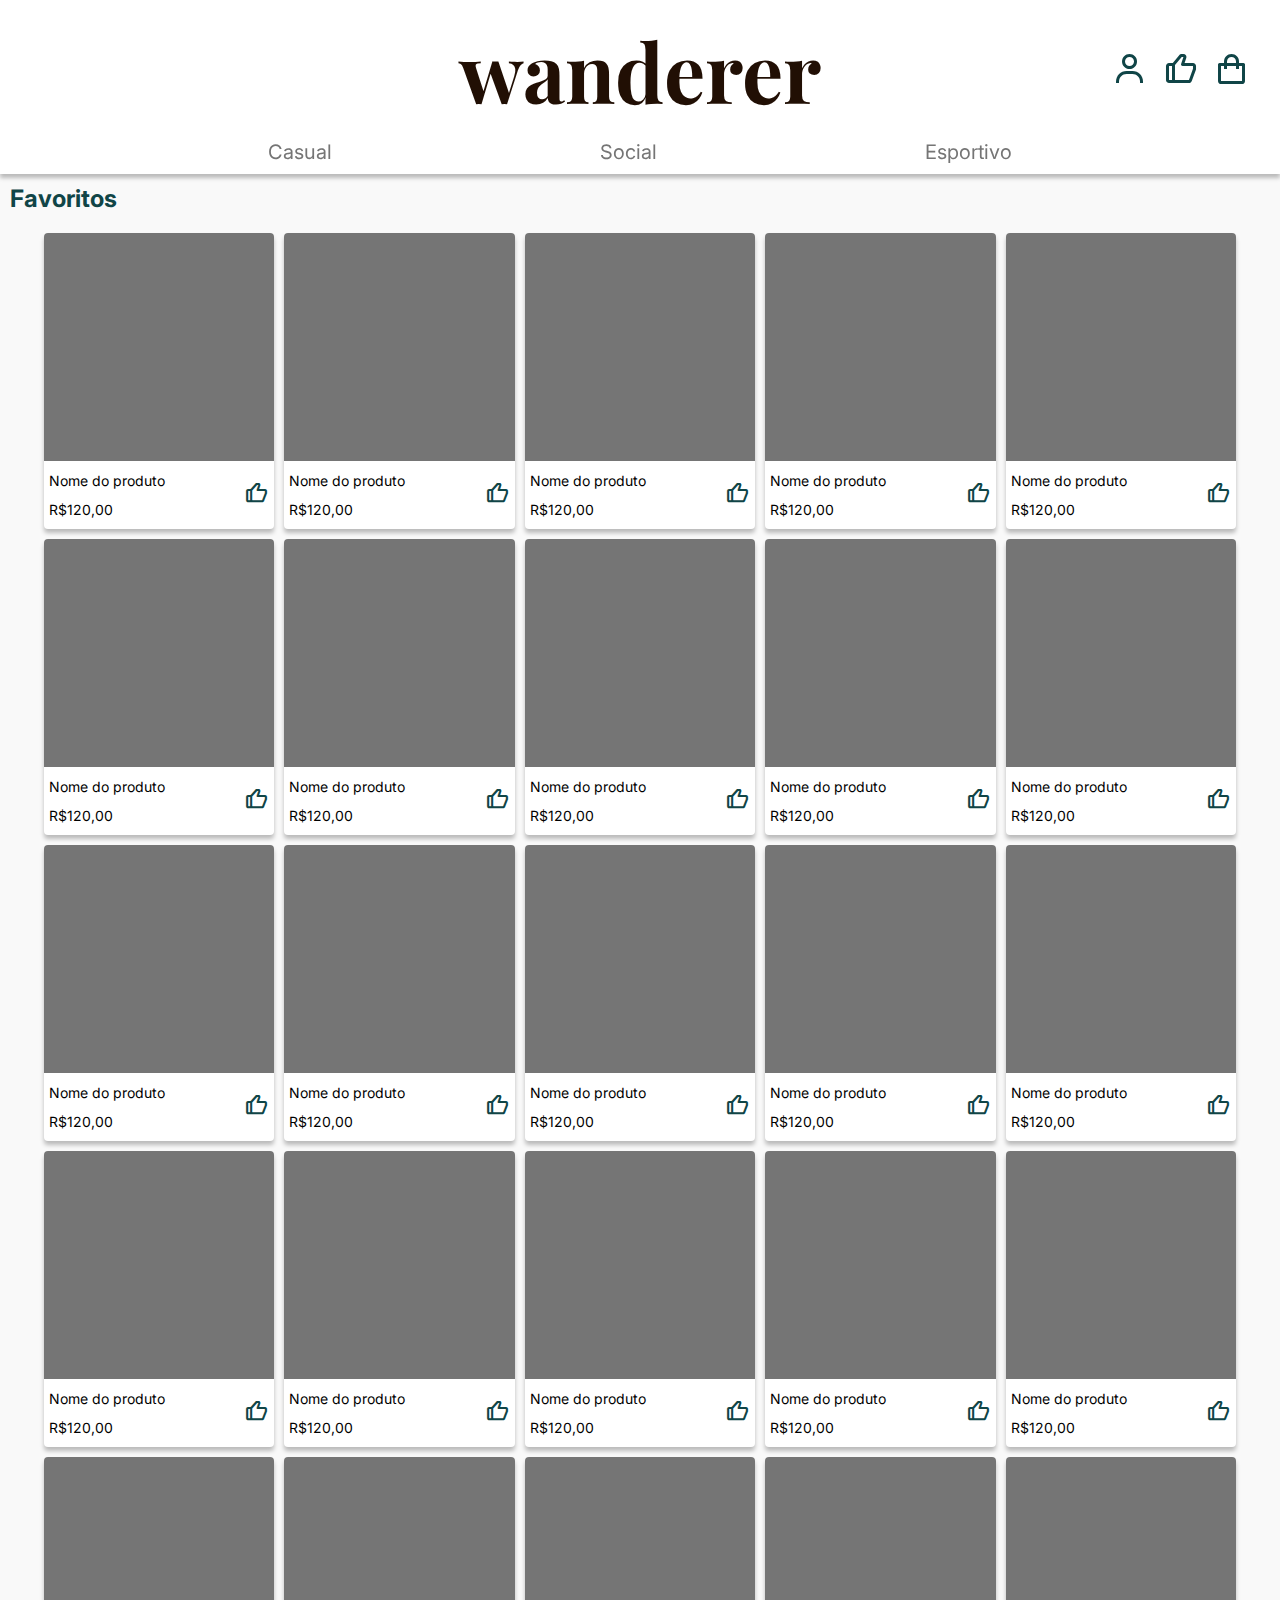
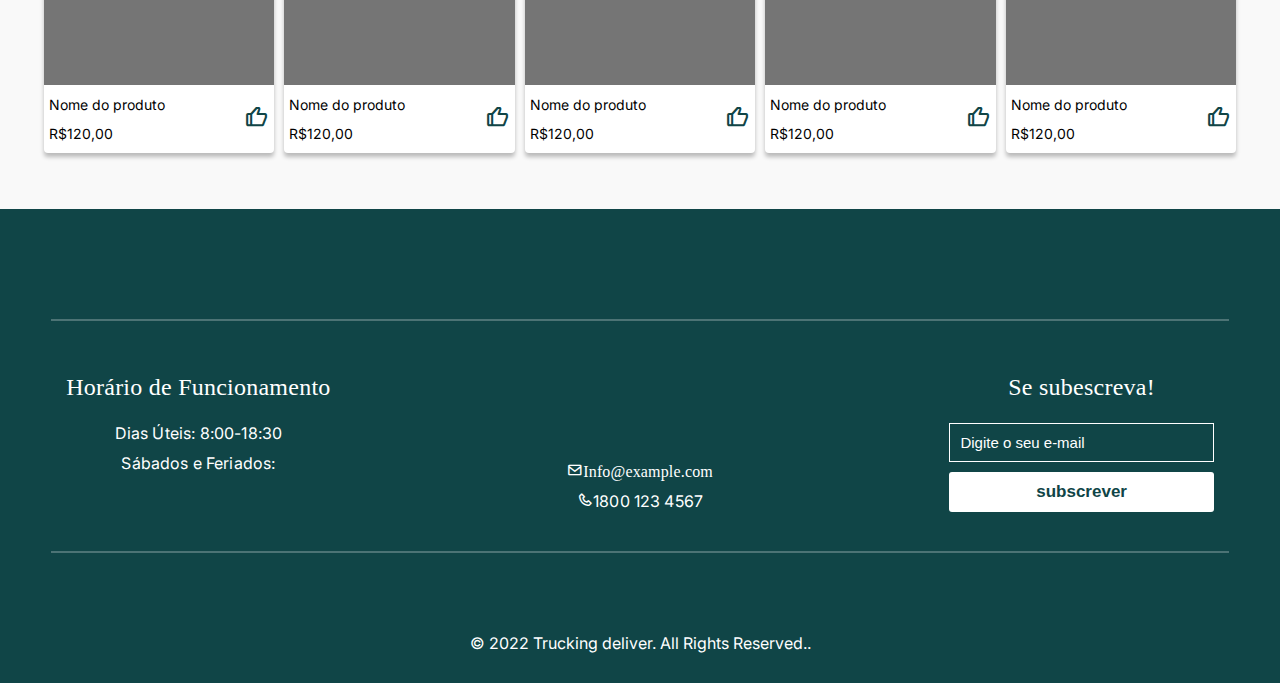
<file: pages/Favoritos/favoritos.html>
<!DOCTYPE html>
<html lang="en">

<head>
  <meta charset="UTF-8">
  <meta http-equiv="X-UA-Compatible" content="IE=edge">
  <meta name="viewport" content="width=device-width, initial-scale=1.0">
  <link rel="stylesheet" href="./favoritos.css">
  <link rel="preconnect" href="https://fonts.googleapis.com">
  <link rel="preconnect" href="https://fonts.gstatic.com" crossorigin>
  <link href="https://fonts.googleapis.com/css2?family=Inter:wght@400;700&family=Playfair+Display&display=swap"
    rel="stylesheet">
  <link href='https://unpkg.com/boxicons@2.1.4/css/boxicons.min.css' rel='stylesheet'>
  <script src="../../script.js" defer></script>
  <title>Wanderer | Favoritos</title>
</head>

<body>
  <header id="header">
    <div id="header-top">
      <div class="grid-column"></div>
      <h1 onclick={addElement()}>wanderer</h1>
      <div id="menu-container">
        <div id="menu" class="user-options">
          <i class='bx bx-x bx-lg' onclick={toggleMenu()}></i>
          <a href="../Conta/conta.html">
            <i class='bx bx-user bx-md'></i>
            <p>Conta</p>
          </a>

          <a href="../Favoritos/favoritos.html">
            <i class='bx bx-like bx-md'></i>
            <p>Favoritos</p>
          </a>

          <a href="../CarPage/carrinho.html">
            <i class='bx bx-shopping-bag bx-md'></i>
            <p>Carrinho</p>
          </a>
        </div>
        <div onclick={toggleMenu()}>
          <i class='bx bx-menu bx-md'></i>
        </div>
      </div>
    </div>

    <nav>
      <ul>
        <li>
          <a href="../CasualSection/casualsection.html">Casual</a>
        </li>

        <li>
          <a href="#">Social</a>
        </li>

        <li>
          <a href="../EsportivoSection/esportivosection.html">Esportivo</a>
        </li>
      </ul>
    </nav>
  </header>

  <main>
    <section>
      <h2>Favoritos</h2>
      <article>
        <div class="product-card">
          <div class="img"></div>
          <div class="content">
            <div class="info">
              <p class="product-title">Nome do produto</p>
              <p class="product-price">R$120,00</p>
            </div>

            <div class="like">
              <i class='bx bx-like bx-sm'></i>
            </div>
          </div>
        </div>

        <div class="product-card">
          <div class="img"></div>
          <div class="content">
            <div class="info">
              <p class="product-title">Nome do produto</p>
              <p class="product-price">R$120,00</p>
            </div>

            <div class="like">
              <i class='bx bx-like bx-sm'></i>
            </div>
          </div>
        </div>

        <div class="product-card">
          <div class="img"></div>
          <div class="content">
            <div class="info">
              <p class="product-title">Nome do produto</p>
              <p class="product-price">R$120,00</p>
            </div>

            <div class="like">
              <i class='bx bx-like bx-sm'></i>
            </div>
          </div>
        </div>

        <div class="product-card">
          <div class="img"></div>
          <div class="content">
            <div class="info">
              <p class="product-title">Nome do produto</p>
              <p class="product-price">R$120,00</p>
            </div>

            <div class="like">
              <i class='bx bx-like bx-sm'></i>
            </div>
          </div>
        </div>

        <div class="product-card">
          <div class="img"></div>
          <div class="content">
            <div class="info">
              <p class="product-title">Nome do produto</p>
              <p class="product-price">R$120,00</p>
            </div>

            <div class="like">
              <i class='bx bx-like bx-sm'></i>
            </div>
          </div>
        </div>

        <div class="product-card">
          <div class="img"></div>
          <div class="content">
            <div class="info">
              <p class="product-title">Nome do produto</p>
              <p class="product-price">R$120,00</p>
            </div>

            <div class="like">
              <i class='bx bx-like bx-sm'></i>
            </div>
          </div>
        </div>

        <div class="product-card">
          <div class="img"></div>
          <div class="content">
            <div class="info">
              <p class="product-title">Nome do produto</p>
              <p class="product-price">R$120,00</p>
            </div>

            <div class="like">
              <i class='bx bx-like bx-sm'></i>
            </div>
          </div>
        </div>

        <div class="product-card">
          <div class="img"></div>
          <div class="content">
            <div class="info">
              <p class="product-title">Nome do produto</p>
              <p class="product-price">R$120,00</p>
            </div>

            <div class="like">
              <i class='bx bx-like bx-sm'></i>
            </div>
          </div>
        </div>

        <div class="product-card">
          <div class="img"></div>
          <div class="content">
            <div class="info">
              <p class="product-title">Nome do produto</p>
              <p class="product-price">R$120,00</p>
            </div>

            <div class="like">
              <i class='bx bx-like bx-sm'></i>
            </div>
          </div>
        </div>

        <div class="product-card">
          <div class="img"></div>
          <div class="content">
            <div class="info">
              <p class="product-title">Nome do produto</p>
              <p class="product-price">R$120,00</p>
            </div>

            <div class="like">
              <i class='bx bx-like bx-sm'></i>
            </div>
          </div>
        </div>

        <div class="product-card">
          <div class="img"></div>
          <div class="content">
            <div class="info">
              <p class="product-title">Nome do produto</p>
              <p class="product-price">R$120,00</p>
            </div>

            <div class="like">
              <i class='bx bx-like bx-sm'></i>
            </div>
          </div>
        </div>

        <div class="product-card">
          <div class="img"></div>
          <div class="content">
            <div class="info">
              <p class="product-title">Nome do produto</p>
              <p class="product-price">R$120,00</p>
            </div>

            <div class="like">
              <i class='bx bx-like bx-sm'></i>
            </div>
          </div>
        </div>

        <div class="product-card">
          <div class="img"></div>
          <div class="content">
            <div class="info">
              <p class="product-title">Nome do produto</p>
              <p class="product-price">R$120,00</p>
            </div>

            <div class="like">
              <i class='bx bx-like bx-sm'></i>
            </div>
          </div>
        </div>

        <div class="product-card">
          <div class="img"></div>
          <div class="content">
            <div class="info">
              <p class="product-title">Nome do produto</p>
              <p class="product-price">R$120,00</p>
            </div>

            <div class="like">
              <i class='bx bx-like bx-sm'></i>
            </div>
          </div>
        </div>

        <div class="product-card">
          <div class="img"></div>
          <div class="content">
            <div class="info">
              <p class="product-title">Nome do produto</p>
              <p class="product-price">R$120,00</p>
            </div>

            <div class="like">
              <i class='bx bx-like bx-sm'></i>
            </div>
          </div>
        </div>

        <div class="product-card">
          <div class="img"></div>
          <div class="content">
            <div class="info">
              <p class="product-title">Nome do produto</p>
              <p class="product-price">R$120,00</p>
            </div>

            <div class="like">
              <i class='bx bx-like bx-sm'></i>
            </div>
          </div>
        </div>

        <div class="product-card">
          <div class="img"></div>
          <div class="content">
            <div class="info">
              <p class="product-title">Nome do produto</p>
              <p class="product-price">R$120,00</p>
            </div>

            <div class="like">
              <i class='bx bx-like bx-sm'></i>
            </div>
          </div>
        </div>

        <div class="product-card">
          <div class="img"></div>
          <div class="content">
            <div class="info">
              <p class="product-title">Nome do produto</p>
              <p class="product-price">R$120,00</p>
            </div>

            <div class="like">
              <i class='bx bx-like bx-sm'></i>
            </div>
          </div>
        </div>

        <div class="product-card">
          <div class="img"></div>
          <div class="content">
            <div class="info">
              <p class="product-title">Nome do produto</p>
              <p class="product-price">R$120,00</p>
            </div>

            <div class="like">
              <i class='bx bx-like bx-sm'></i>
            </div>
          </div>
        </div>

        <div class="product-card">
          <div class="img"></div>
          <div class="content">
            <div class="info">
              <p class="product-title">Nome do produto</p>
              <p class="product-price">R$120,00</p>
            </div>

            <div class="like">
              <i class='bx bx-like bx-sm'></i>
            </div>
          </div>
        </div>

        <div class="product-card">
          <div class="img"></div>
          <div class="content">
            <div class="info">
              <p class="product-title">Nome do produto</p>
              <p class="product-price">R$120,00</p>
            </div>

            <div class="like">
              <i class='bx bx-like bx-sm'></i>
            </div>
          </div>
        </div>

        <div class="product-card">
          <div class="img"></div>
          <div class="content">
            <div class="info">
              <p class="product-title">Nome do produto</p>
              <p class="product-price">R$120,00</p>
            </div>

            <div class="like">
              <i class='bx bx-like bx-sm'></i>
            </div>
          </div>
        </div>

        <div class="product-card">
          <div class="img"></div>
          <div class="content">
            <div class="info">
              <p class="product-title">Nome do produto</p>
              <p class="product-price">R$120,00</p>
            </div>

            <div class="like">
              <i class='bx bx-like bx-sm'></i>
            </div>
          </div>
        </div>

        <div class="product-card">
          <div class="img"></div>
          <div class="content">
            <div class="info">
              <p class="product-title">Nome do produto</p>
              <p class="product-price">R$120,00</p>
            </div>

            <div class="like">
              <i class='bx bx-like bx-sm'></i>
            </div>
          </div>
        </div>

        <div class="product-card">
          <div class="img"></div>
          <div class="content">
            <div class="info">
              <p class="product-title">Nome do produto</p>
              <p class="product-price">R$120,00</p>
            </div>

            <div class="like">
              <i class='bx bx-like bx-sm'></i>
            </div>
          </div>
        </div>
      </article>
    </section>
  </main>

  <footer>
    <div class="container-footer">
      <div class="spacefooter"></div>
      <div class="linefooter"></div>
      <div class="row-footer">

        <div class="footer-col">
          <h4>Horário de Funcionamento</h4>
          <ul>
            <li>Dias Úteis: 8:00-18:30</li>
            <li>Sábados e Feriados:</li>
          </ul>
        </div>

        <div class="footer-col">
          <ul>
            <li>
              <div class="medias-socias">
                <a href="#"> <i class="fa fa-facebook"></i> </a>
                <a href="#"> <i class="fa fa-instagram"></i> </a>
                <a href="#"> <i class="fa fa-twitter"></i> </a>
                <a href="#"> <i class="fa fa-linkedin"></i> </a>
              </div>
            </li>
            <li><i class='bx bx-envelope'>Info@example.com</i></li>
            <li><i class='bx bx-phone'></i>1800 123 4567</li>
          </ul>
        </div>

        <div class="footer-col">
          <h4>Se subescreva!</h4>
          <div class="form-sub">
            <form>
              <input type="email" placeholder="Digite o seu e-mail" required>
              <button>subscrever</button>
            </form>
          </div>

        </div>

      </div>
      <div class="linefooter"></div>
      <div class="spacefooter">
        <p>© 2022 Trucking deliver. All Rights Reserved.. </p>
      </div>
    </div>
  </footer>

</body>

</html>
</file>
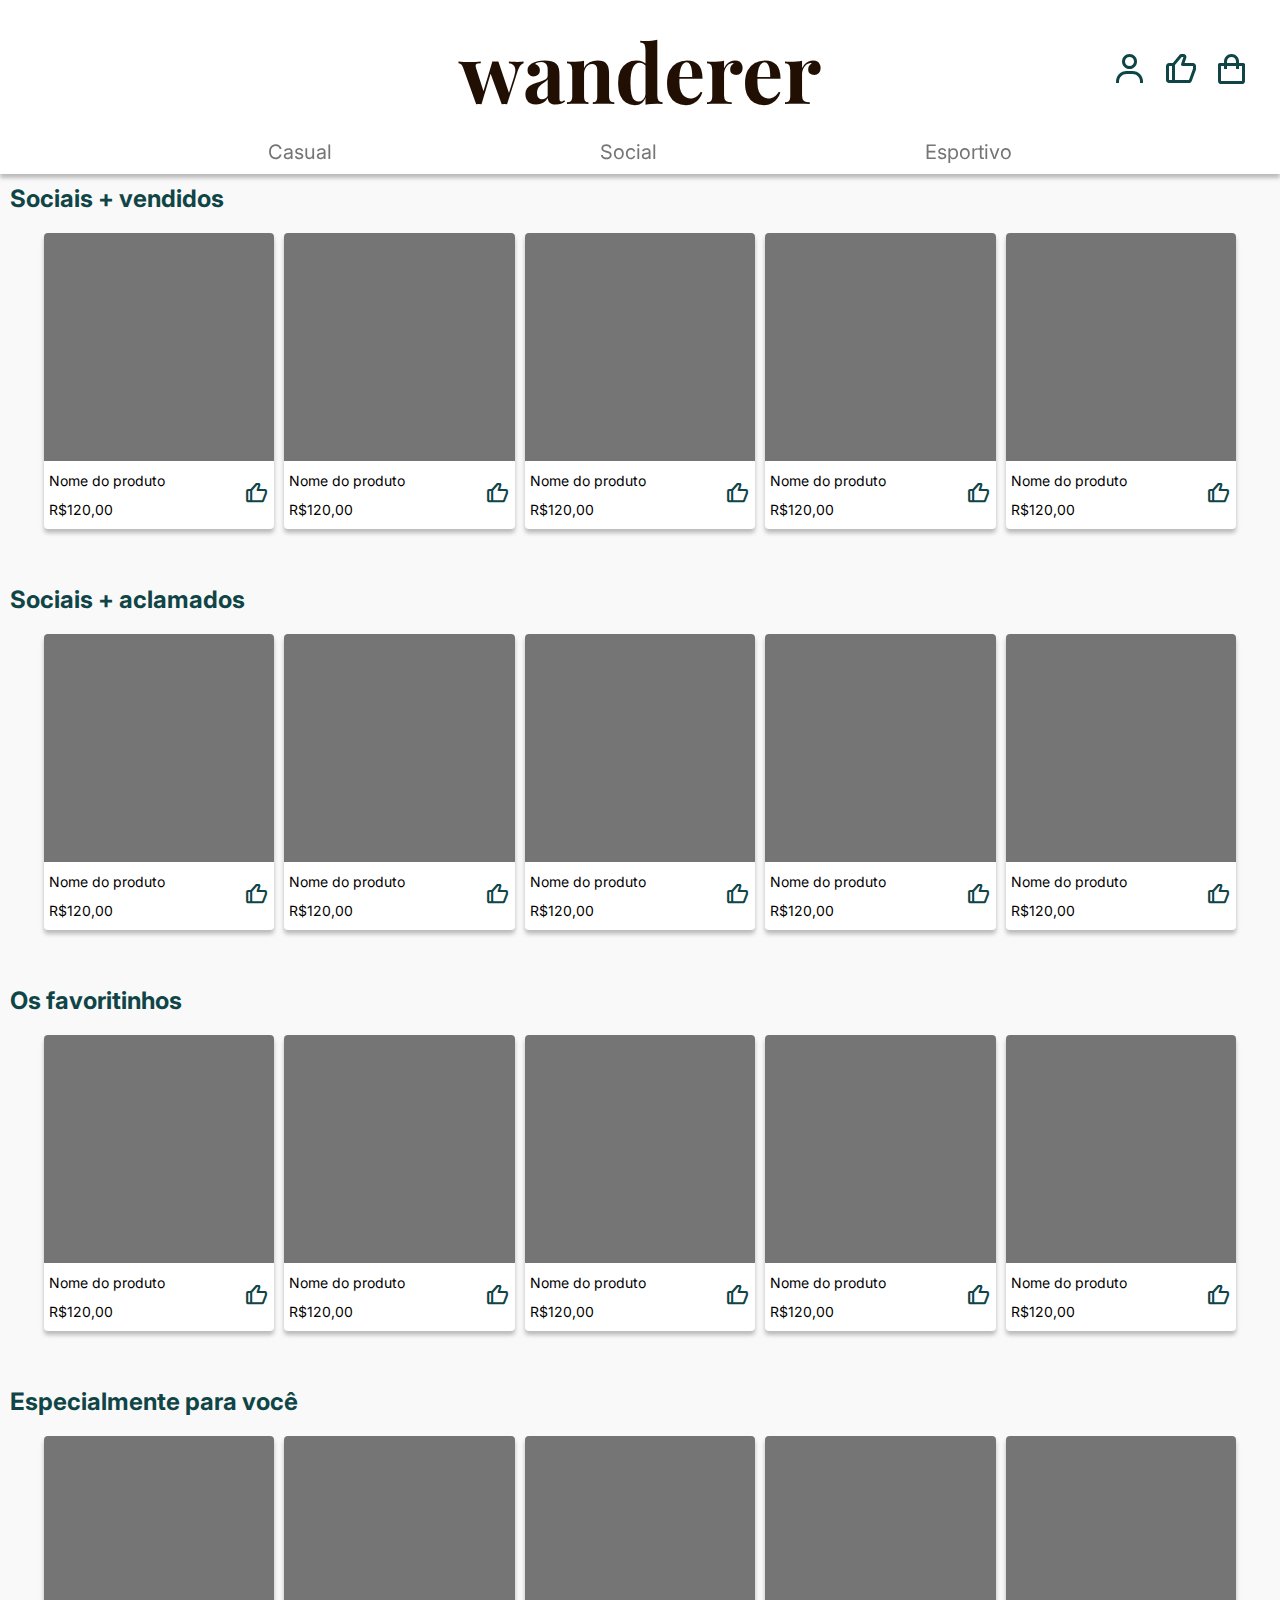
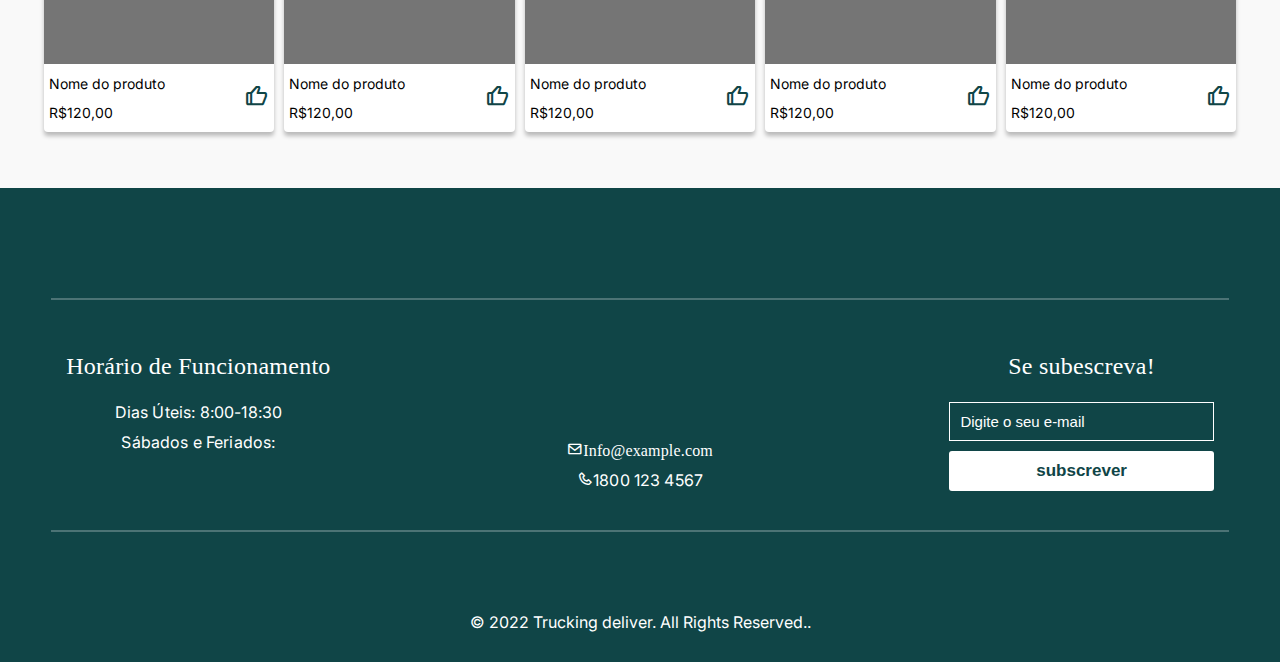
<file: pages/SocialSection/socialsection.html>
<!DOCTYPE html>
<html lang="en">

<head>
  <meta charset="UTF-8">
  <meta http-equiv="X-UA-Compatible" content="IE=edge">
  <meta name="viewport" content="width=device-width, initial-scale=1.0">
  <link rel="stylesheet" href="./socialsection.css">
  <link rel="preconnect" href="https://fonts.googleapis.com">
  <link rel="preconnect" href="https://fonts.gstatic.com" crossorigin>
  <link href="https://fonts.googleapis.com/css2?family=Inter:wght@400;700&family=Playfair+Display&display=swap"
    rel="stylesheet">
  <link href='https://unpkg.com/boxicons@2.1.4/css/boxicons.min.css' rel='stylesheet'>
  <script src="../../script.js" defer></script>
  <title>Wanderer | Sociais</title>
</head>

<body>
  <header id="header">
    <div id="header-top">
      <div class="grid-column"></div>
      <h1 onclick={addElement()}>wanderer</h1>
      <div id="menu-container">
        <div id="menu" class="user-options">
          <i class='bx bx-x bx-lg' onclick={toggleMenu()}></i>
          <a href="../Conta/conta.html">
            <i class='bx bx-user bx-md'></i>
            <p>Conta</p>
          </a>

          <a href="../Favoritos/favoritos.html">
            <i class='bx bx-like bx-md'></i>
            <p>Favoritos</p>
          </a>

          <a href="../CarPage/carrinho.html">
            <i class='bx bx-shopping-bag bx-md'></i>
            <p>Carrinho</p>
          </a>
        </div>
        <div onclick={toggleMenu()}>
          <i class='bx bx-menu bx-md'></i>
        </div>
      </div>
    </div>

    <nav>
      <ul>
        <li>
          <a href="../CasualSection/casualsection.html">Casual</a>
        </li>

        <li>
          <a href="#">Social</a>
        </li>

        <li>
          <a href="../EsportivoSection/esportivosection.html">Esportivo</a>
        </li>
      </ul>
    </nav>
  </header>

  <main>
    <section>
      <h2>Sociais + vendidos</h2>
      <article>
        <div class="product-card">
          <div class="img"></div>
          <div class="content">
            <div class="info">
              <p class="product-title">Nome do produto</p>
              <p class="product-price">R$120,00</p>
            </div>

            <div class="like">
              <i class='bx bx-like bx-sm'></i>
            </div>
          </div>
        </div>

        <div class="product-card">
          <div class="img"></div>
          <div class="content">
            <div class="info">
              <p class="product-title">Nome do produto</p>
              <p class="product-price">R$120,00</p>
            </div>

            <div class="like">
              <i class='bx bx-like bx-sm'></i>
            </div>
          </div>
        </div>

        <div class="product-card">
          <div class="img"></div>
          <div class="content">
            <div class="info">
              <p class="product-title">Nome do produto</p>
              <p class="product-price">R$120,00</p>
            </div>

            <div class="like">
              <i class='bx bx-like bx-sm'></i>
            </div>
          </div>
        </div>

        <div class="product-card">
          <div class="img"></div>
          <div class="content">
            <div class="info">
              <p class="product-title">Nome do produto</p>
              <p class="product-price">R$120,00</p>
            </div>

            <div class="like">
              <i class='bx bx-like bx-sm'></i>
            </div>
          </div>
        </div>

        <div class="product-card">
          <div class="img"></div>
          <div class="content">
            <div class="info">
              <p class="product-title">Nome do produto</p>
              <p class="product-price">R$120,00</p>
            </div>

            <div class="like">
              <i class='bx bx-like bx-sm'></i>
            </div>
          </div>
        </div>
      </article>
    </section>

    <section>
      <h2>Sociais + aclamados</h2>
      <article>
        <div class="product-card">
          <div class="img"></div>
          <div class="content">
            <div class="info">
              <p class="product-title">Nome do produto</p>
              <p class="product-price">R$120,00</p>
            </div>

            <div class="like">
              <i class='bx bx-like bx-sm'></i>
            </div>
          </div>
        </div>

        <div class="product-card">
          <div class="img"></div>
          <div class="content">
            <div class="info">
              <p class="product-title">Nome do produto</p>
              <p class="product-price">R$120,00</p>
            </div>

            <div class="like">
              <i class='bx bx-like bx-sm'></i>
            </div>
          </div>
        </div>

        <div class="product-card">
          <div class="img"></div>
          <div class="content">
            <div class="info">
              <p class="product-title">Nome do produto</p>
              <p class="product-price">R$120,00</p>
            </div>

            <div class="like">
              <i class='bx bx-like bx-sm'></i>
            </div>
          </div>
        </div>

        <div class="product-card">
          <div class="img"></div>
          <div class="content">
            <div class="info">
              <p class="product-title">Nome do produto</p>
              <p class="product-price">R$120,00</p>
            </div>

            <div class="like">
              <i class='bx bx-like bx-sm'></i>
            </div>
          </div>
        </div>

        <div class="product-card">
          <div class="img"></div>
          <div class="content">
            <div class="info">
              <p class="product-title">Nome do produto</p>
              <p class="product-price">R$120,00</p>
            </div>

            <div class="like">
              <i class='bx bx-like bx-sm'></i>
            </div>
          </div>
        </div>
      </article>
    </section>

    <section>
      <h2>Os favoritinhos</h2>
      <article>
        <div class="product-card">
          <div class="img"></div>
          <div class="content">
            <div class="info">
              <p class="product-title">Nome do produto</p>
              <p class="product-price">R$120,00</p>
            </div>

            <div class="like">
              <i class='bx bx-like bx-sm'></i>
            </div>
          </div>
        </div>

        <div class="product-card">
          <div class="img"></div>
          <div class="content">
            <div class="info">
              <p class="product-title">Nome do produto</p>
              <p class="product-price">R$120,00</p>
            </div>

            <div class="like">
              <i class='bx bx-like bx-sm'></i>
            </div>
          </div>
        </div>

        <div class="product-card">
          <div class="img"></div>
          <div class="content">
            <div class="info">
              <p class="product-title">Nome do produto</p>
              <p class="product-price">R$120,00</p>
            </div>

            <div class="like">
              <i class='bx bx-like bx-sm'></i>
            </div>
          </div>
        </div>

        <div class="product-card">
          <div class="img"></div>
          <div class="content">
            <div class="info">
              <p class="product-title">Nome do produto</p>
              <p class="product-price">R$120,00</p>
            </div>

            <div class="like">
              <i class='bx bx-like bx-sm'></i>
            </div>
          </div>
        </div>

        <div class="product-card">
          <div class="img"></div>
          <div class="content">
            <div class="info">
              <p class="product-title">Nome do produto</p>
              <p class="product-price">R$120,00</p>
            </div>

            <div class="like">
              <i class='bx bx-like bx-sm'></i>
            </div>
          </div>
        </div>
      </article>
    </section>

    <section>
      <h2>Especialmente para você</h2>
      <article>
        <div class="product-card">
          <div class="img"></div>
          <div class="content">
            <div class="info">
              <p class="product-title">Nome do produto</p>
              <p class="product-price">R$120,00</p>
            </div>

            <div class="like">
              <i class='bx bx-like bx-sm'></i>
            </div>
          </div>
        </div>

        <div class="product-card">
          <div class="img"></div>
          <div class="content">
            <div class="info">
              <p class="product-title">Nome do produto</p>
              <p class="product-price">R$120,00</p>
            </div>

            <div class="like">
              <i class='bx bx-like bx-sm'></i>
            </div>
          </div>
        </div>

        <div class="product-card">
          <div class="img"></div>
          <div class="content">
            <div class="info">
              <p class="product-title">Nome do produto</p>
              <p class="product-price">R$120,00</p>
            </div>

            <div class="like">
              <i class='bx bx-like bx-sm'></i>
            </div>
          </div>
        </div>

        <div class="product-card">
          <div class="img"></div>
          <div class="content">
            <div class="info">
              <p class="product-title">Nome do produto</p>
              <p class="product-price">R$120,00</p>
            </div>

            <div class="like">
              <i class='bx bx-like bx-sm'></i>
            </div>
          </div>
        </div>

        <div class="product-card">
          <div class="img"></div>
          <div class="content">
            <div class="info">
              <p class="product-title">Nome do produto</p>
              <p class="product-price">R$120,00</p>
            </div>

            <div class="like">
              <i class='bx bx-like bx-sm'></i>
            </div>
          </div>
        </div>
      </article>
    </section>
  </main>

  <footer>
    <div class="container-footer">
      <div class="spacefooter"></div>
      <div class="linefooter"></div>
      <div class="row-footer">

        <div class="footer-col">
          <h4>Horário de Funcionamento</h4>
          <ul>
            <li>Dias Úteis: 8:00-18:30</li>
            <li>Sábados e Feriados:</li>
          </ul>
        </div>

        <div class="footer-col">
          <ul>
            <li>
              <div class="medias-socias">
                <a href="#"> <i class="fa fa-facebook"></i> </a>
                <a href="#"> <i class="fa fa-instagram"></i> </a>
                <a href="#"> <i class="fa fa-twitter"></i> </a>
                <a href="#"> <i class="fa fa-linkedin"></i> </a>
              </div>
            </li>
            <li><i class='bx bx-envelope'>Info@example.com</i></li>
            <li><i class='bx bx-phone'></i>1800 123 4567</li>
          </ul>
        </div>

        <div class="footer-col">
          <h4>Se subescreva!</h4>
          <div class="form-sub">
            <form>
              <input type="email" placeholder="Digite o seu e-mail" required>
              <button>subscrever</button>
            </form>
          </div>

        </div>

      </div>
      <div class="linefooter"></div>
      <div class="spacefooter">
        <p>© 2022 Trucking deliver. All Rights Reserved.. </p>
      </div>
    </div>
  </footer>

</body>

</html>
</file>
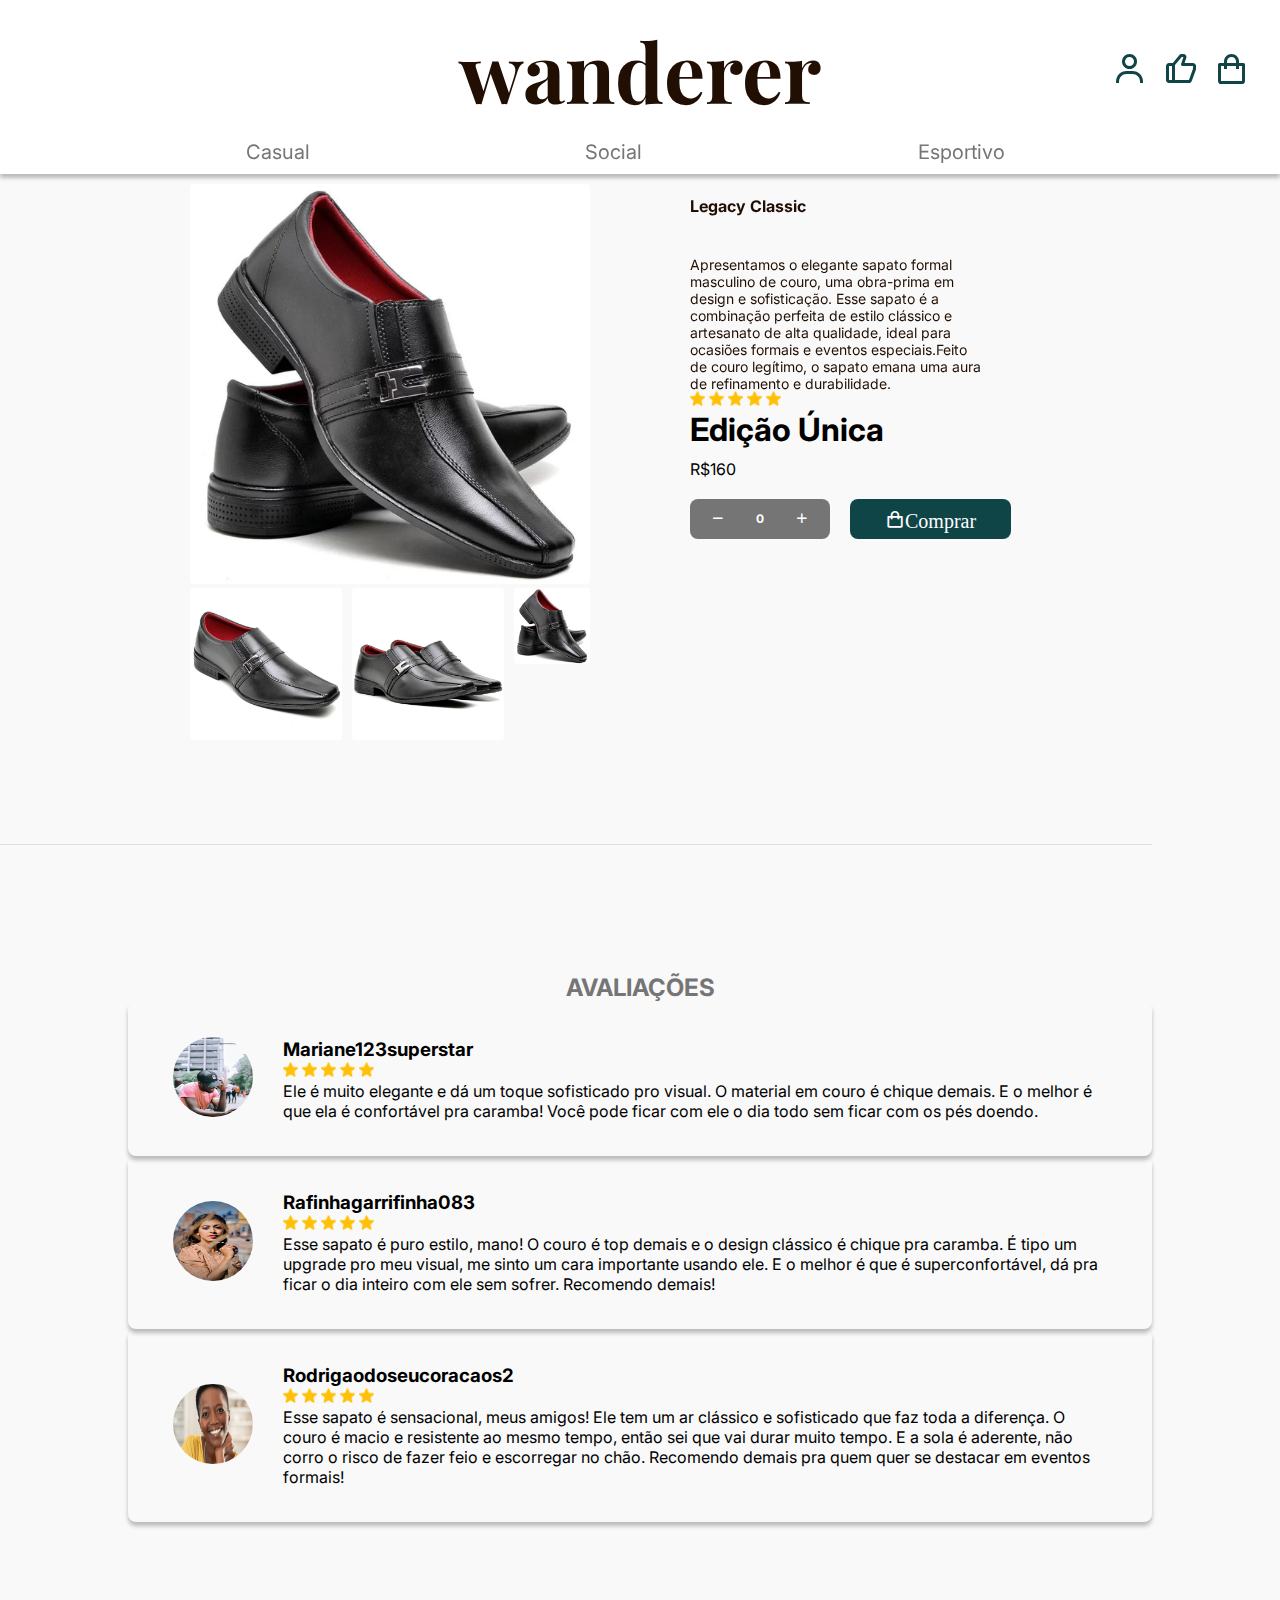
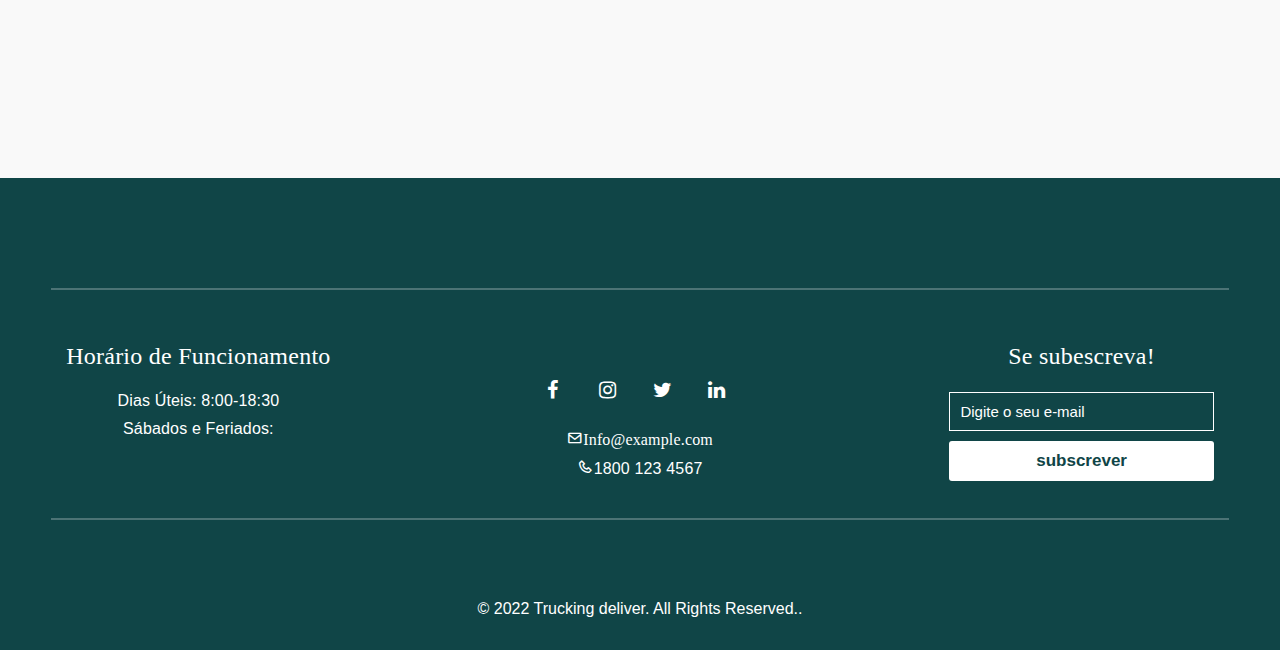
<file: pages/DetailsProduct/detalhsprodutos/detalheprd01.html>
<!DOCTYPE html>
<html lang="pt-br">

<head>
  <meta charset="UTF-8">
  <meta name="viewport" content="width=device-width, initial-scale=1.0">
  <link rel="stylesheet" href="https://cdnjs.cloudflare.com/ajax/libs/font-awesome/4.7.0/css/font-awesome.min.css">
  <link href='https://unpkg.com/boxicons@2.1.4/css/boxicons.min.css' rel='stylesheet'>
  <link rel="preconnect" href="https://fonts.googleapis.com">
  <link rel="preconnect" href="https://fonts.gstatic.com" crossorigin>
  <link href="https://fonts.googleapis.com/css2?family=Inter:wght@400;700&family=Playfair+Display&display=swap"
    rel="stylesheet">
  <link rel="stylesheet" href="detlheprod.css">
  <title>Detalhe do Produto</title>
</head>

<body>
  <header id="header">
    <div id="header-top">
      <div class="grid-column"></div>
      <h1 onclick={addElement()}>wanderer</h1>
      <div id="menu-container">
        <div id="menu" class="user-options">
          <i class='bx bx-x bx-lg' onclick={toggleMenu()}></i>
          <a href="../../Conta/conta.html">
            <i class='bx bx-user bx-md'></i>
            <p>Conta</p>
          </a>

          <a href="../../Favoritos/favoritos.html">
            <i class='bx bx-like bx-md'></i>
            <p>Favoritos</p>
          </a>

          <a href="../../CarPage/carrinho.html">
            <i class='bx bx-shopping-bag bx-md'></i>
            <p>Carrinho</p>
          </a>
        </div>
        <div onclick={toggleMenu()}>
          <i class='bx bx-menu bx-md'></i>
        </div>
      </div>
    </div>

    <nav>
      <ul>
        <li>
          <a href="../../CasualSection/casualsection.html">Casual</a>
        </li>

        <li>
          <a href="../../SocialSection/socialsection.html">Social</a>
        </li>

        <li>
          <a href="../../EsportivoSection/esportivosection.html">Esportivo</a>
        </li>
      </ul>
    </nav>
  </header>

  <main>
    <section>
      <div class="container">
        <div class="left-side">
          <div class="items">
            <div class="select-image">
              <img src="images/pd2/pd02.jpg" alt="">
            </div>
            <div class="imagens">
              <div class="images">
                <img src="images/pd2/pd02.2.jpg" alt="">
              </div>
              <div class="images">
                <img src="images/pd2/pd02.3.jpg" alt="">
              </div>
              <div class="images">
                <img src="images/pd2/pd02.jpg" alt="">
              </div>
            </div>
          </div>
        </div>
        <div class="right-side">
          <div>

            <img class="star" src="star.png">
            <img class="star" src="star.png">
            <img class="star" src="star.png">
            <img class="star" src="star.png">
            <img class="star" src="star.png">
          </div>
          <div class="content">
            <h6>Legacy Classic</h6>
            <h1>Edição Única</h1>
            <P>Apresentamos o elegante sapato formal masculino de couro, uma obra-prima em design e sofisticação. Esse sapato é a combinação perfeita de estilo clássico e artesanato de alta qualidade, ideal para ocasiões formais e eventos especiais.Feito de couro legítimo, o sapato emana uma aura de refinamento e durabilidade. 
            </P>
            <span class="price">R$160</span>
            <span class=""></span>
            <div class="options">
              <div class="amount">
                <div class="minus"><i class='bx bx-minus'></i></div>
                <span>0</span>
                <div class="plus"><i class='bx bx-plus'></i></div>
              </div>
              <div class="button"><i id="t" class='bx bx-shopping-bag'>Comprar</i></div>
            </div>
          </div>
        </div>
      </div>
    </section>
    <div class="line"></div>
    <section class="cards">
      <h2>Avaliações</h3>
        <div class="card">

          <div class="userdetails">
            <img class="user" SRC="user03.jpg" alt="">

          </div>

          <div class="avaliacao">
            <h3>Mariane123superstar</h3>
            <div class="astars">
              <img class="star" src="star.png">
              <img class="star" src="star.png">
              <img class="star" src="star.png">
              <img class="star" src="star.png">
              <img class="star" src="star.png">
            </div>
            <p> Ele é muito elegante e dá um toque sofisticado pro visual. O material em couro é chique demais. E o
              melhor é que ela é confortável pra caramba! Você pode ficar com ele o dia todo sem ficar com os pés
              doendo.</p>

          </div>
        </div>

        <div class="card">
          <div class="userdetails">
            <img class="user" SRC="user2.jpeg" alt="">

          </div>

          <div class="avaliacao">
            <h3>Rafinhagarrifinha083</h3>
            <div class="astars">
              <img class="star" src="star.png">
              <img class="star" src="star.png">
              <img class="star" src="star.png">
              <img class="star" src="star.png">
              <img class="star" src="star.png">
            </div>
            <p>
              Esse sapato é puro estilo, mano! O couro é top demais e o design clássico é chique pra caramba. É tipo um upgrade pro meu visual, me sinto um cara importante usando ele. E o melhor é que é superconfortável, dá pra ficar o dia inteiro com ele sem sofrer. Recomendo demais!
            </p>

          </div>
        </div>

        <div class="card">
          <div class="userdetails">
            <img class="user" SRC="images/users/user1.png" alt="">

          </div>

          <div class="avaliacao">
            <h3>Rodrigaodoseucoracaos2</h3>
            <div class="astars">
              <img class="star" src="star.png">
              <img class="star" src="star.png">
              <img class="star" src="star.png">
              <img class="star" src="star.png">
              <img class="star" src="star.png">
            </div>
            <p>
              Esse sapato é sensacional, meus amigos! Ele tem um ar clássico e sofisticado que faz toda a diferença. O couro é macio e resistente ao mesmo tempo, então sei que vai durar muito tempo. E a sola é aderente, não corro o risco de fazer feio e escorregar no chão. Recomendo demais pra quem quer se destacar em eventos formais!
            </p>

          </div>
        </div>

    </section>

  </main>


  <footer>
    <div class="container-footer">
      <div class="spacefooter"></div>
      <div class="linefooter"></div>
      <div class="row-footer">

        <div class="footer-col">
          <h4>Horário de Funcionamento</h4>
          <ul>
            <li>Dias Úteis: 8:00-18:30</li>
            <li>Sábados e Feriados:</li>
          </ul>
        </div>

        <div class="footer-col">
          <ul>
            <li>
              <div class="medias-socias">
                <a href="#"> <i class="fa fa-facebook"></i> </a>
                <a href="#"> <i class="fa fa-instagram"></i> </a>
                <a href="#"> <i class="fa fa-twitter"></i> </a>
                <a href="#"> <i class="fa fa-linkedin"></i> </a>
              </div>
            </li>
            <li><i class='bx bx-envelope'>Info@example.com</i></li>
            <li><i class='bx bx-phone'></i>1800 123 4567</li>
          </ul>
        </div>

        <div class="footer-col">
          <h4>Se subescreva!</h4>
          <div class="form-sub">
            <form>
              <input type="email" placeholder="Digite o seu e-mail" required>
              <button>subscrever</button>
            </form>
          </div>

        </div>

      </div>
      <div class="linefooter"></div>
      <div class="spacefooter">
        <p>© 2022 Trucking deliver. All Rights Reserved.. </p>
      </div>
    </div>
  </footer>
</body>

</html>
</file>
<file: style.css>
@import url(./styles/global.css);
</file>
<file: pages/AddAdress/addadress.css>
@import url('../../styles/global.css');

* {
    margin: 0;
    padding: 0;
}

body {
    background-color: #F9F9F9;
}

.container {
    width: 100%;
    display: flex;
    justify-content: center;
    align-items: center;
}

.boxdetails {
    display: flex;
    flex-direction: column;
    justify-content: center;
    align-items: center;
    padding: 32px;
    gap: 16px;
    width: 1000px;
    height: 900px;
    background: #FFFFFF;
    border-radius: 15px;
    margin-bottom: 20%;
    margin-top: 20%;

}

.boxinformation {
    display: flex;
    flex-direction: column;
    align-items: flex-start;
    padding: 8px;
    gap: 10px;

    width: 90%;
    height: 112px;
}

.boxinformation p {
    width: 171px;
    height: 30px;

    font-family: 'Cabin';
    font-style: normal;
    font-weight: 400;
    font-size: 25px;
    line-height: 30px;
    letter-spacing: -0.02em;

    /* Font/Placeholder */

    color: rgba(26, 31, 22, 0.5);


}

.boxinteracao {
    display: flex;
    flex-direction: row;
    align-items: center;
    padding: 8px 16px;
    gap: 8px;

    width: 100%;
    height: 58px;
    background: #FFFFFF;
    box-shadow: 0px 4px 16px rgba(26, 31, 22, 0.15);
    border-radius: 13px;
}

input.campo_nome {
    font-family: 'Cabin';
    font-style: normal;
    font-weight: 500;
    font-size: 21px;
    line-height: 26px;
    height: 74px;
    width: 100%;
    border: none;

}

button {
    border: 0;
    padding: 8px 24px;
    color: white;
    background: #452103;
    display: block;
    width: 100%;
    height: 80px;
    border-radius: 10px;
    gap: 8px;
    letter-spacing: 1px;
    font-size: 16px;
    justify-content: center;
    cursor: pointer;
    margin-top: 50px;
}

button:hover {
    background: #452103b8;
}
</file>
<file: pages/AddCard/addcard.css>
@import url('../../styles/global.css');

.container {
    width: 100%;
    display: flex;
    justify-content: center;
    align-items: center;
    box-shadow: 0px 4px 16px rgba(26, 31, 22, 0.15);
    border-radius: 13px;
}

.boxdetails {
    display: flex;
    flex-direction: column;
    justify-content: center;
    align-items: center;
    padding: 32px;
    gap: 16px;
    width: 1000px;
    background: #FFFFFF;
    border-radius: 15px;
    margin-bottom: 20%;


}

.boxdetails2 {
    display: flex;
    flex-direction: column;
    justify-content: center;
    align-items: center;
    padding: 32px;
    gap: 52px;
    width: 1000px;
    height: 300px;
    background: #FFFFFF;
    border-radius: 15px;
    margin-bottom: 8%;
    margin-top: 10%;

}

.boxinformation {
    display: flex;
    flex-direction: column;
    align-items: flex-start;
    padding: 8px;
    gap: 10px;

    width: 90%;

}

h3 {
    font-family: 'Cabin';
    font-style: normal;
    font-weight: 400;
    font-size: 31.25px;
    line-height: px;
    /* identical to box height */

    letter-spacing: 0.25em;
    text-transform: uppercase;
}

.boxdetails2 .boxinformation p {
    font-family: 'Cabin';
    font-style: normal;
    font-weight: 400;
    font-size: 21px;
    line-height: 26px;
    /* identical to box height */


    /* Font/Placeholder */

    color: rgba(26, 31, 22, 0.5);

}

.boxinteracao {
    display: flex;
    flex-direction: row;
    align-items: center;
    padding: 8px 16px;
    gap: 8px;

    width: 100%;
    height: 58px;
    background: #FFFFFF;
    box-shadow: 0px 4px 16px rgba(26, 31, 22, 0.15);
    border-radius: 13px;
}

input.campo_nome {
    font-family: 'Cabin';
    font-style: normal;
    font-weight: 500;
    font-size: 21px;
    line-height: 26px;
    height: 74px;
    width: 100%;
    border: none;

}

.fresc {
    display: flex;
    flex-direction: row;
    align-items: center;
    padding: 0px;
    gap: 52px;
    padding-bottom: 40px;

    width: 596px;
    height: 88px;
}

.chat {
    display: flex;
    flex-direction: column;
    align-items: flex-start;
    padding: 0px;
    gap: 20px;

    width: 141px;
    height: 88px;
}

.blo {
    display: flex;
    flex-direction: row;
    align-items: center;
    padding: 8px 16px;
    gap: 8px;

    width: 141px;
    height: 58px;

    /* UI/White */

    background: #FFFFFF;
    box-shadow: 0px 4px 16px rgba(26, 31, 22, 0.15);
    border-radius: 13px;
}

button {
    border: 0;
    padding: 8px 24px;
    color: white;
    background: #452103;
    display: block;
    width: 100%;
    height: 80px;
    border-radius: 10px;
    gap: 8px;
    letter-spacing: 1px;
    font-size: 16px;
    justify-content: center;
    cursor: pointer;
    margin-top: 50px;
}

button:hover {
    background: #452103b8;
}
</file>
<file: pages/CasualSection/casualsection.css>
@import url(../../styles/global.css);

main {
  padding: 0px 10px;
}

section {
  display: flex;
  flex-direction: column;
  gap: 20px;
  margin-bottom: 56px;
}

section h2 {
  color: var(--secondary-color);
}

section article {
  display: flex;
  flex-wrap: wrap;
  gap: 10px;
  justify-content: center;
}
</file>
<file: pages/Conta/conta.css>
@import url('../../style.css');

.container {
  max-width: 400px;
  margin: 20%;
  padding: 20px;
  font-family: 'Lato';
  font-style: normal;
  font-weight: 140px;
  color: #000024;
  box-shadow: 0px 4px 4px rgba(0, 0, 0, 0.25);
  border-radius: 8px;
  padding: 35px 45px;
}

h2 {
  text-align: center;
}

form {
  display: flex;
  flex-direction: column;
}

.form-group {
  margin-bottom: 15px;
}

label {
  font-weight: bold;
}

input[type="text"],
input[type="email"],
input[type="number"],
textarea {
  width: 100%;
  padding: 8px;
  border: 1px solid #ccc;
  border-radius: 4px;
}

button {
  background-color: #452103;
  color: white;
  padding: 10px 20px;
  border: none;
  border-radius: 4px;
  cursor: pointer;

}

button:hover {
  background-color: #452911;
}
</file>
<file: pages/EsportivoSection/esportivosection.css>
@import url(../../styles/global.css);

main {
  padding: 0px 10px;
}

section {
  display: flex;
  flex-direction: column;
  gap: 20px;
  margin-bottom: 56px;
}

section h2 {
  color: var(--secondary-color);
}

section article {
  display: flex;
  flex-wrap: wrap;
  gap: 10px;
  justify-content: center;
}
</file>
<file: pages/Favoritos/favoritos.css>
@import url(../../styles/global.css);

main {
  padding: 0px 10px;
}

section {
  display: flex;
  flex-direction: column;
  gap: 20px;
  margin-bottom: 56px;
}

section h2 {
  color: var(--secondary-color);
}

section article {
  display: flex;
  flex-wrap: wrap;
  gap: 10px;
  justify-content: center;
}
</file>
<file: pages/SocialSection/socialsection.css>
@import url(../../styles/global.css);

main {
  padding: 0px 10px;
}

section {
  display: flex;
  flex-direction: column;
  gap: 20px;
  margin-bottom: 56px;
}

section h2 {
  color: var(--secondary-color);
}

section article {
  display: flex;
  flex-wrap: wrap;
  gap: 10px;
  justify-content: center;
}
</file>
<file: pages/DetailsProduct/detalhsprodutos/detlheprod.css>
@import url('../../../styles/global.css');

* {
  margin: 0;
  padding: 0;
  box-sizing: border-box;

}


header {
  display: flex;
  flex-direction: column;
}

.menu {
  display: flex;
  justify-content: space-between;
  padding: 0 5%;
  align-items: center;
  height: 85px;
}

.left-side-menu {
  display: flex;
  gap: 50px;
}

nav ul li {
  display: inline-block;
  margin-right: 30px;
}

nav ul li a {
  text-decoration: none;
  color: #757575;
}

.right-side-menu {
  display: flex;
  align-items: center;

}

.star {
  width: 20px;
}

.right-side h6 {
  position: absolute;
  width: 161px;
  height: 19px;
  top: 197px;

  font-family: 'Inter';
  font-style: normal;
  font-weight: 700;
  font-size: 16px;
  line-height: 19px;

  color: #210F04;
}

.star {
  width: 20px;
}

.container {
  display: flex;
  justify-content: center;
  align-items: center;
  width: 100%;
  height: calc(100vh-85px);
  margin-bottom: 100px;
  margin-top: 100px;
  gap: 100px;
}

.content {
  max-width: 400px;
  display: flex;
  flex-direction: column;
  gap: 10px;
}

.right-side p {
  position: absolute;
  width: 293px;
  height: 85px;
  top: 256px;

  font-family: 'Inter';
  font-style: normal;
  font-weight: 400;
  font-size: 14px;
  line-height: 17px;

  color: #210F04;

}

.options {
  display: flex;
  gap: 20px;


}

.amount {
  display: flex;
  align-items: center;
  gap: 30px;
  background-color: #757575;
  padding: 10px 20px;
  width: fit-content;
  border-radius: 8px;
  color: white;
}

.amount span {
  font-weight: 700;
  font-size: 12px;
}

.minus,
.plus,
.button {
  cursor: pointer;
}

.button {
  display: inline-block;
  text-decoration: none;
  color: #FFFFFF;
  background-color: #104547;
  padding: 10px 35px;
  border-radius: 8px;
  display: flex;
  width: fit-content;
  gap: 8px;
  font-weight: 700;
  font-size: 20px;


}

#t {
  color: #FFFFFF;
}

.line {
  height: 1px;
  background-color: #ddd;
  width: 90%;
  align-self: center;
}

.items {
  align-self: flex-end;
}

.left-side {
  display: flex;
  flex-direction: column;
  width: 100%;
}

.select-image {
  max-width: 400px;
}

.select-image img {
  width: 100%;
  border-radius: 4px;
}

.imagens {
  display: flex;
  justify-content: space-evenly;
  max-width: 400px;
  gap: 10px;


}

.images img {
  width: 100%;
  border-radius: 4px;
}

.right-side {
  width: 100%;
}

.cards {
  display: flex;
  flex-direction: column;
  justify-content: space-between;
  align-items: center;
  margin-top: 10vw;
  margin-bottom: 20vw;

}

.cards h2 {
  text-transform: uppercase;
  color: #757575;
  text-align: left;

}

.card {
  width: 80%;
  display: flex;
  flex-direction: row;
  justify-content: flex-start;
  align-items: center;
  box-shadow: 0px 4px 4px rgba(0, 0, 0, 0.25);
  border-radius: 8px;
  padding: 35px 45px;
}

.card .user {
  width: 80px;
  height: 80px;
  border-radius: 100%;
}


.star {
  width: 15px;
}



.avaliacao {
  margin-left: 30px;
  display: flex;
  flex-direction: column;
  justify-content: baseline;


}


footer {
  background-color: #104547;
  padding: 50px 0;
  color: #FFFFFF;
  font-family: Arial, Helvetica, sans-serif;

}

.container-footer {
  max-width: 1400px;
  padding: 0 4%;
  margin: auto;
}

.spacefooter {

  flex-direction: row;
  align-items: center;
  padding: 30px 80px 0px;
  gap: 275px;
  text-align: center;
  width: 100%;
  height: 10px;

}

.linefooter {
  width: 100%;
  height: 0px;
  border: 1px solid rgba(255, 255, 255, 0.25);
  flex: none;
  order: 1;
  flex-grow: 0;
  margin-bottom: 50px;
  margin-top: 30px;
}

.row-footer {
  display: flex;
  flex-wrap: wrap;
  justify-content: space-between;
  align-items: flex-start;
}

.footer-col {
  width: 25%;
  padding: 0 15px;
}

.footer-col h4 {
  font-family: 'Teko';
  font-style: normal;
  font-weight: 400;
  font-size: 24px;
  line-height: 32px;
  letter-spacing: 0.01em;
  flex: none;
  order: 0;
  flex-grow: 0;
  margin-bottom: 20px;
  text-align: center;
  position: relative;

}

.footer-col ul {
  list-style: none;
}

.footer-col ul li {
  margin: 10px 0;
  text-align: center;
  letter-spacing: 0.01em;
}

.footer-col ul li a {
  font-size: 16px;
  text-transform: capitalize;
  color: white;
  text-decoration: none;
  font-weight: 300;
  display: block;
  transition: all 0.3s ease;
}

.footer-col .medias-socias {
  margin-top: 30px;
}

.footer-col .medias-socias a {
  display: inline-flex;
  align-items: center;
  justify-content: center;
  flex-direction: row;

  gap: 48px;
  height: 40px;
  width: 40px;
  margin: 0 10px 10px 0;
  border-radius: 50%;
  color: white;
  transition: all 0.5s ease;
}

.footer-col .medias-socias a i {
  font-size: 20px;
}

.footer-col .medias-socias a:hover {
  color: #104547;
  background-color: white;
}

.footer-col .form-sub input {
  width: 100%;
  padding: 10px;
  font-size: 15px;
  outline: none;
  border: 1px solid white;
  color: white;
  background-color: #104547;
}

.footer-col .form-sub input::placeholder {
  color: white;
}

.footer-col .form-sub button {
  width: 100%;
  margin-top: 10px;
  padding: 10px;
  font-size: 17px;
  outline: none;
  border: none;
  cursor: pointer;
  color: #104547;
  border-radius: 3px;
  font-weight: bold;
  background-color: white;
}

@media (max-width: 800px) {
  .footer-col {
    width: 50%;
    margin-bottom: 30px;
  }
}

@media (max-width:600px) {
  .footer-col {
    width: 100%;
  }
}
</file>
